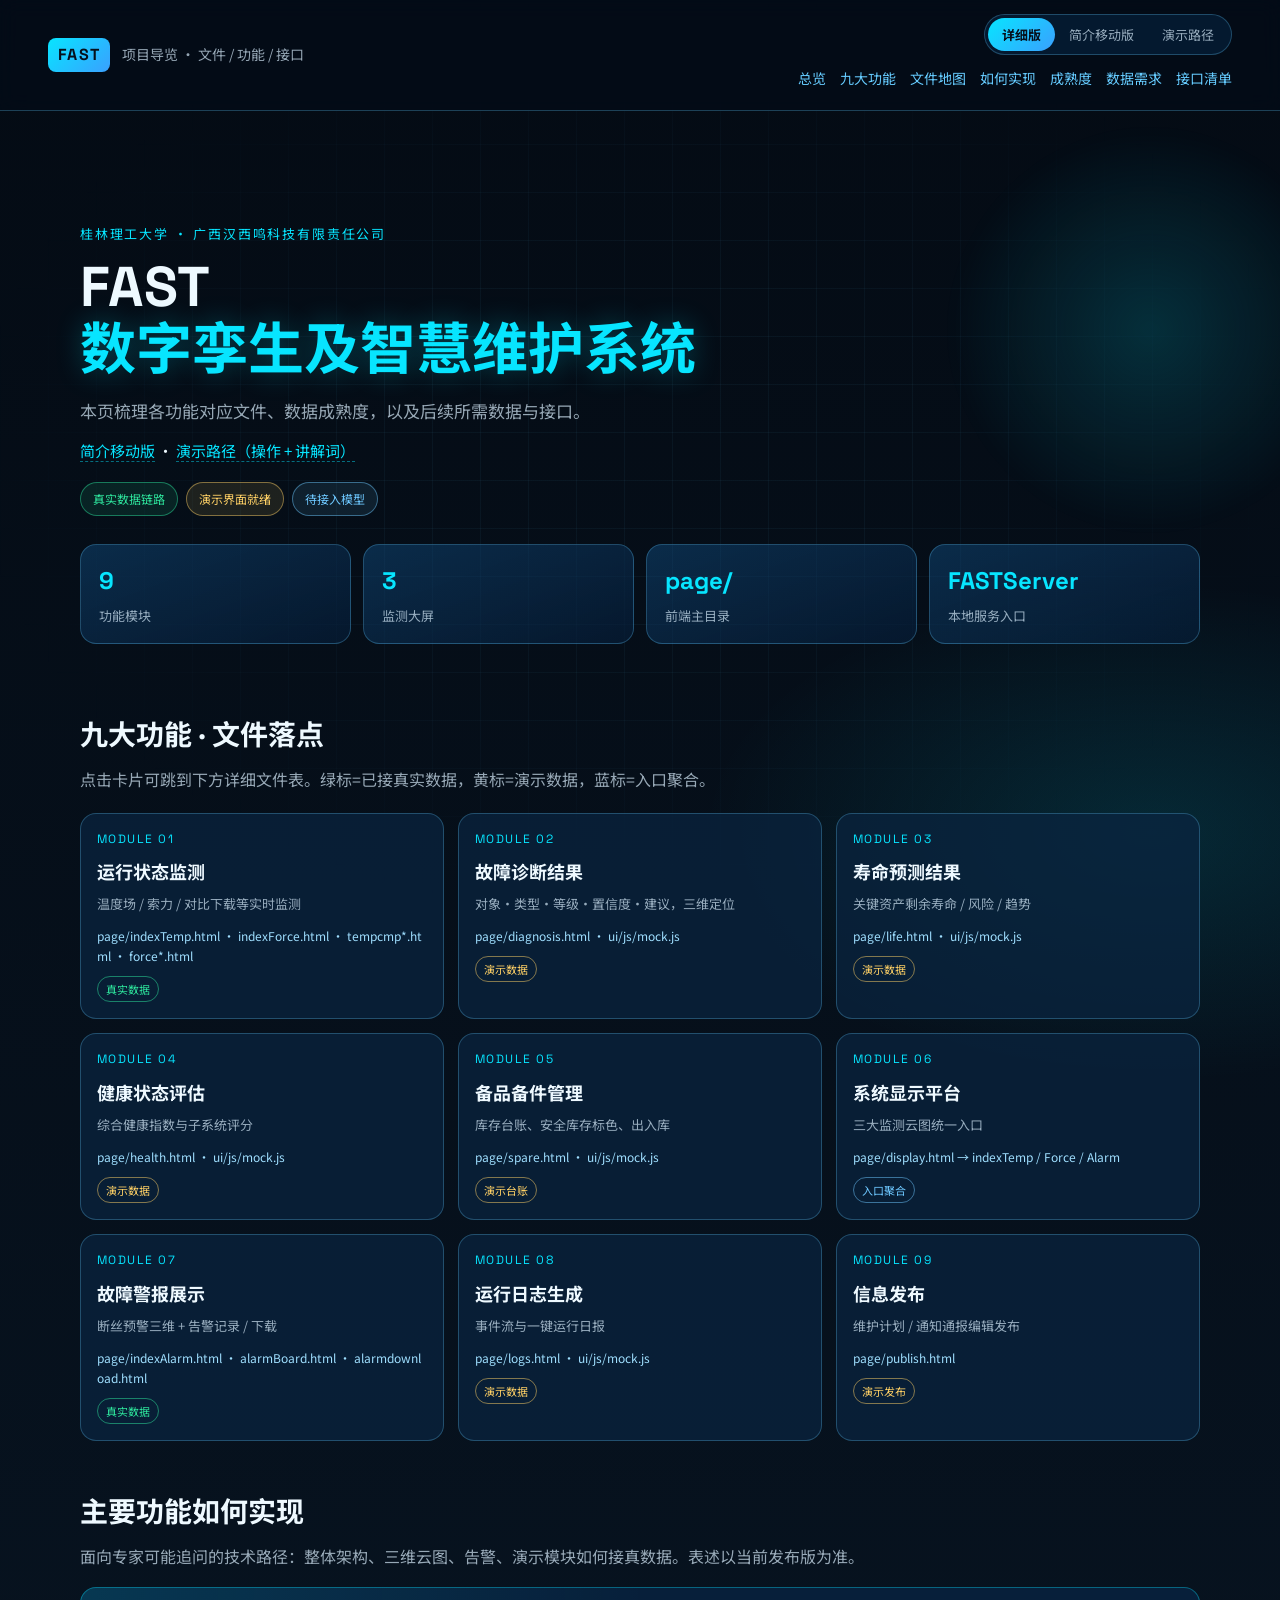
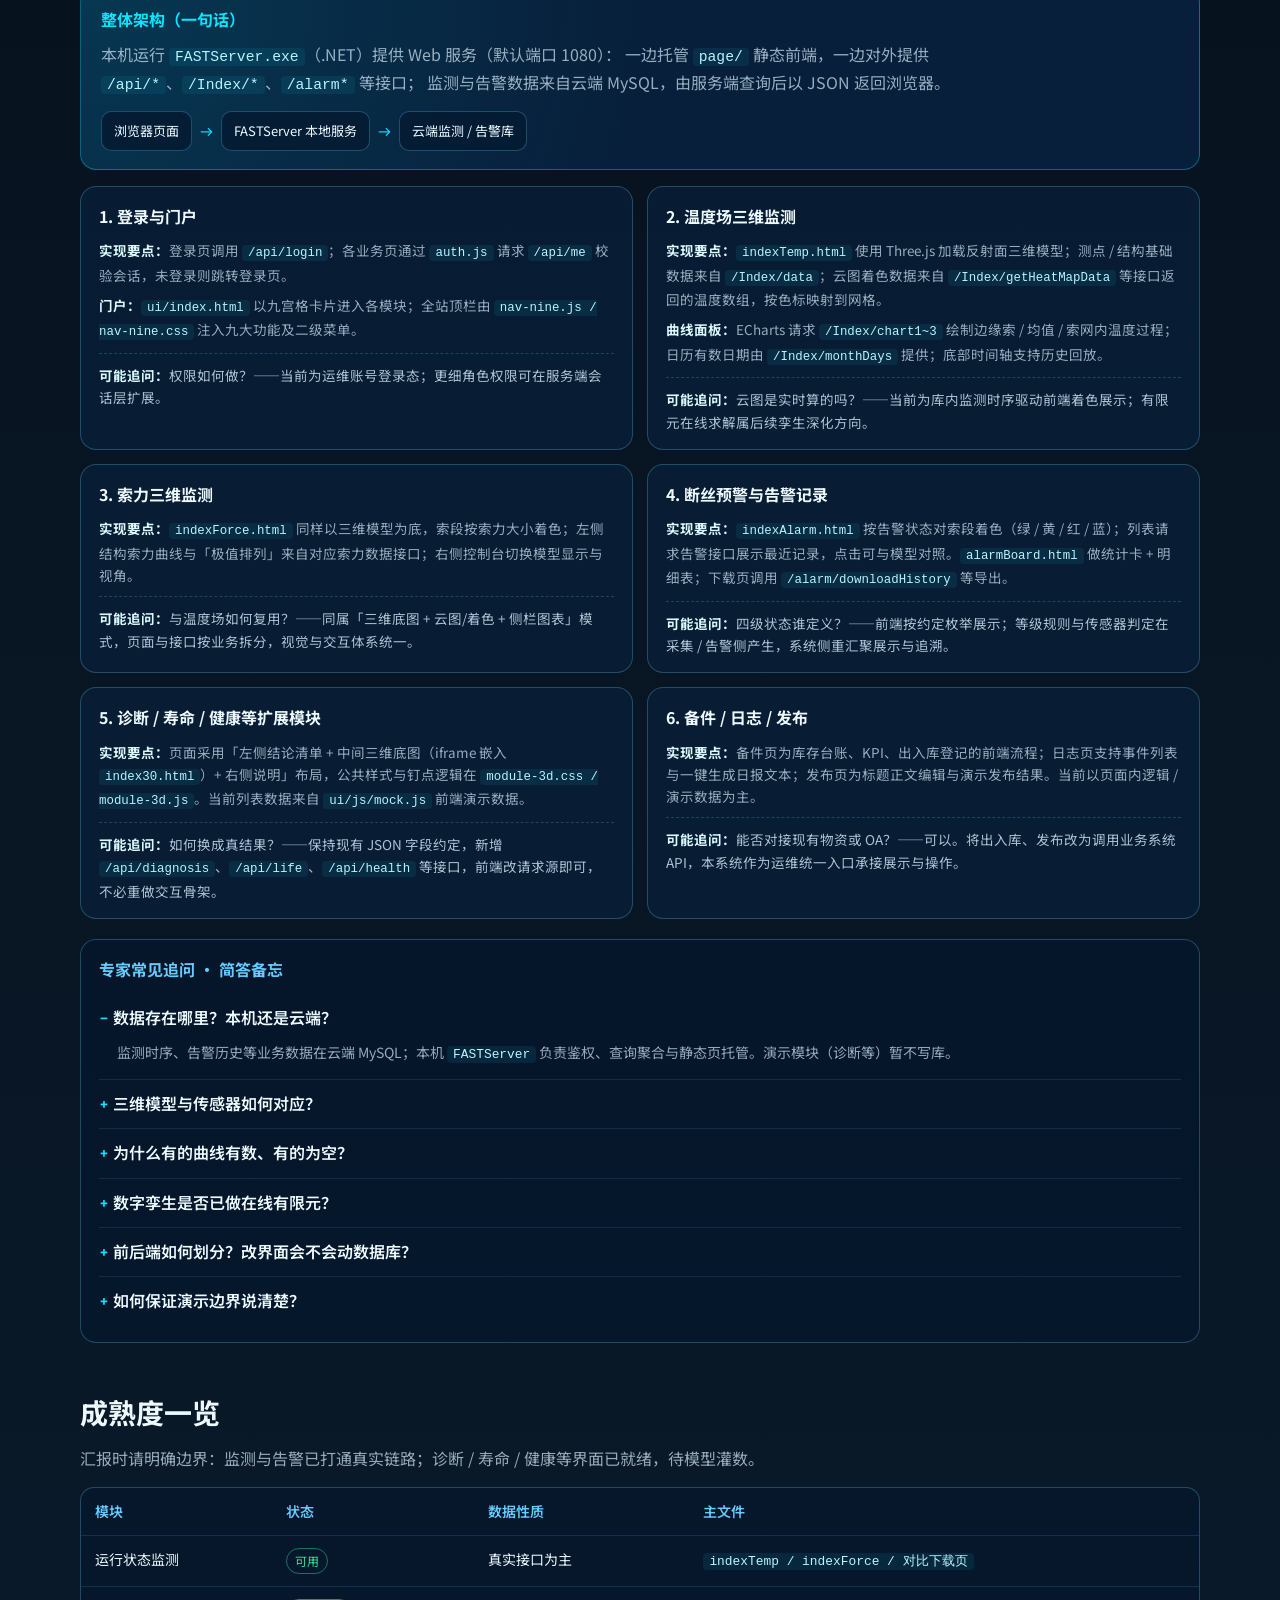
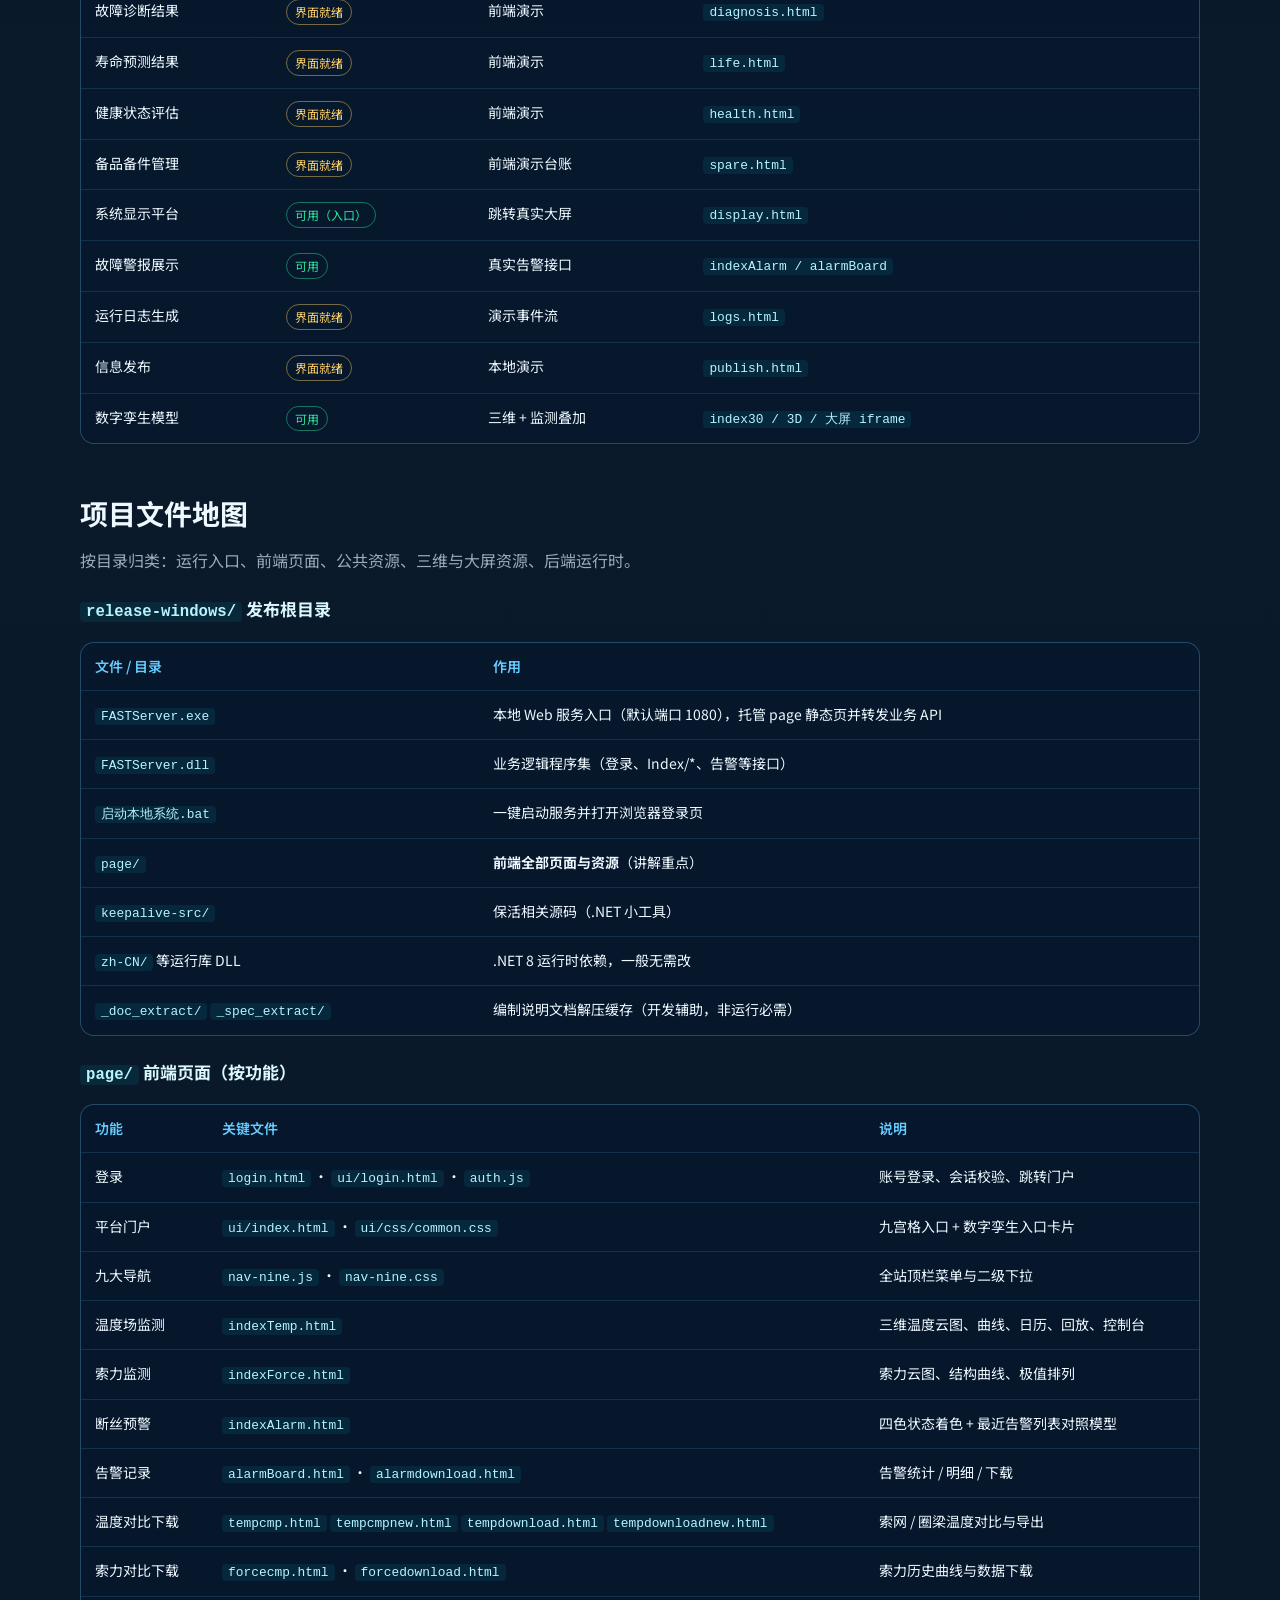
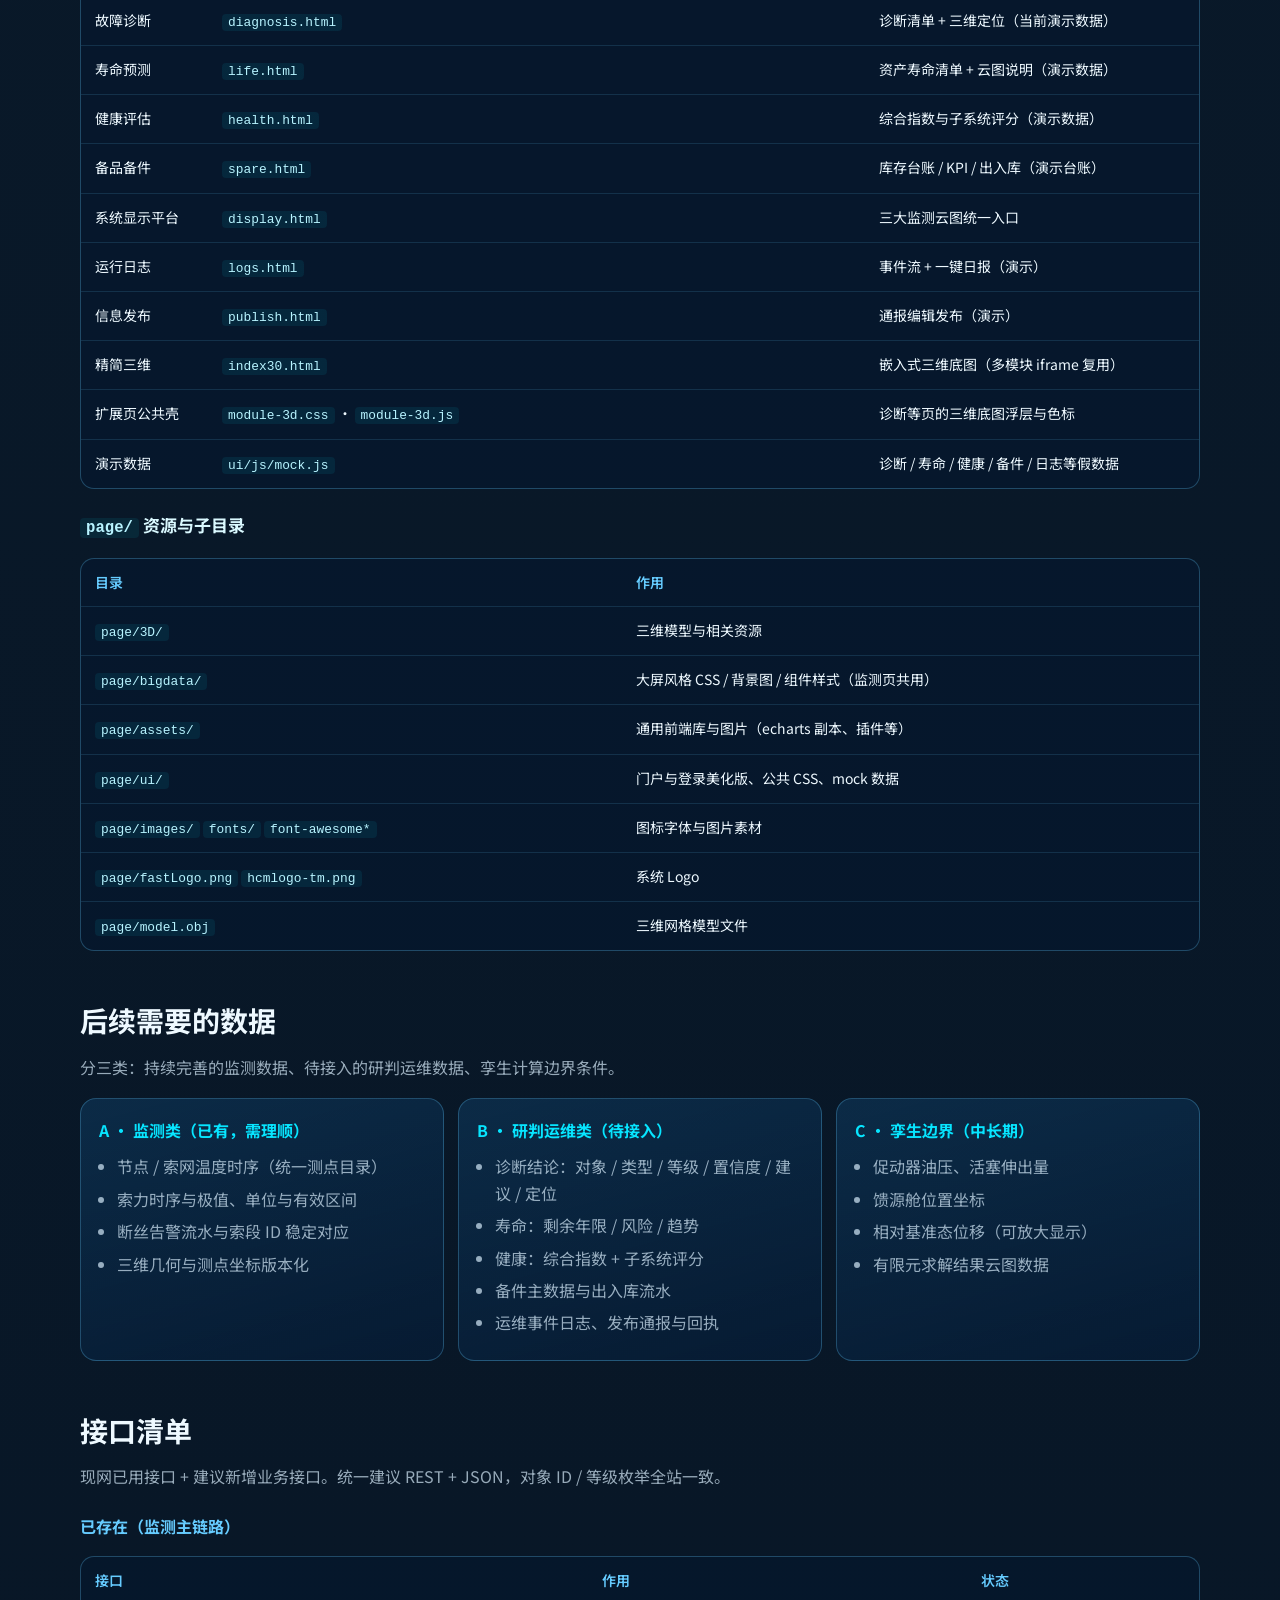
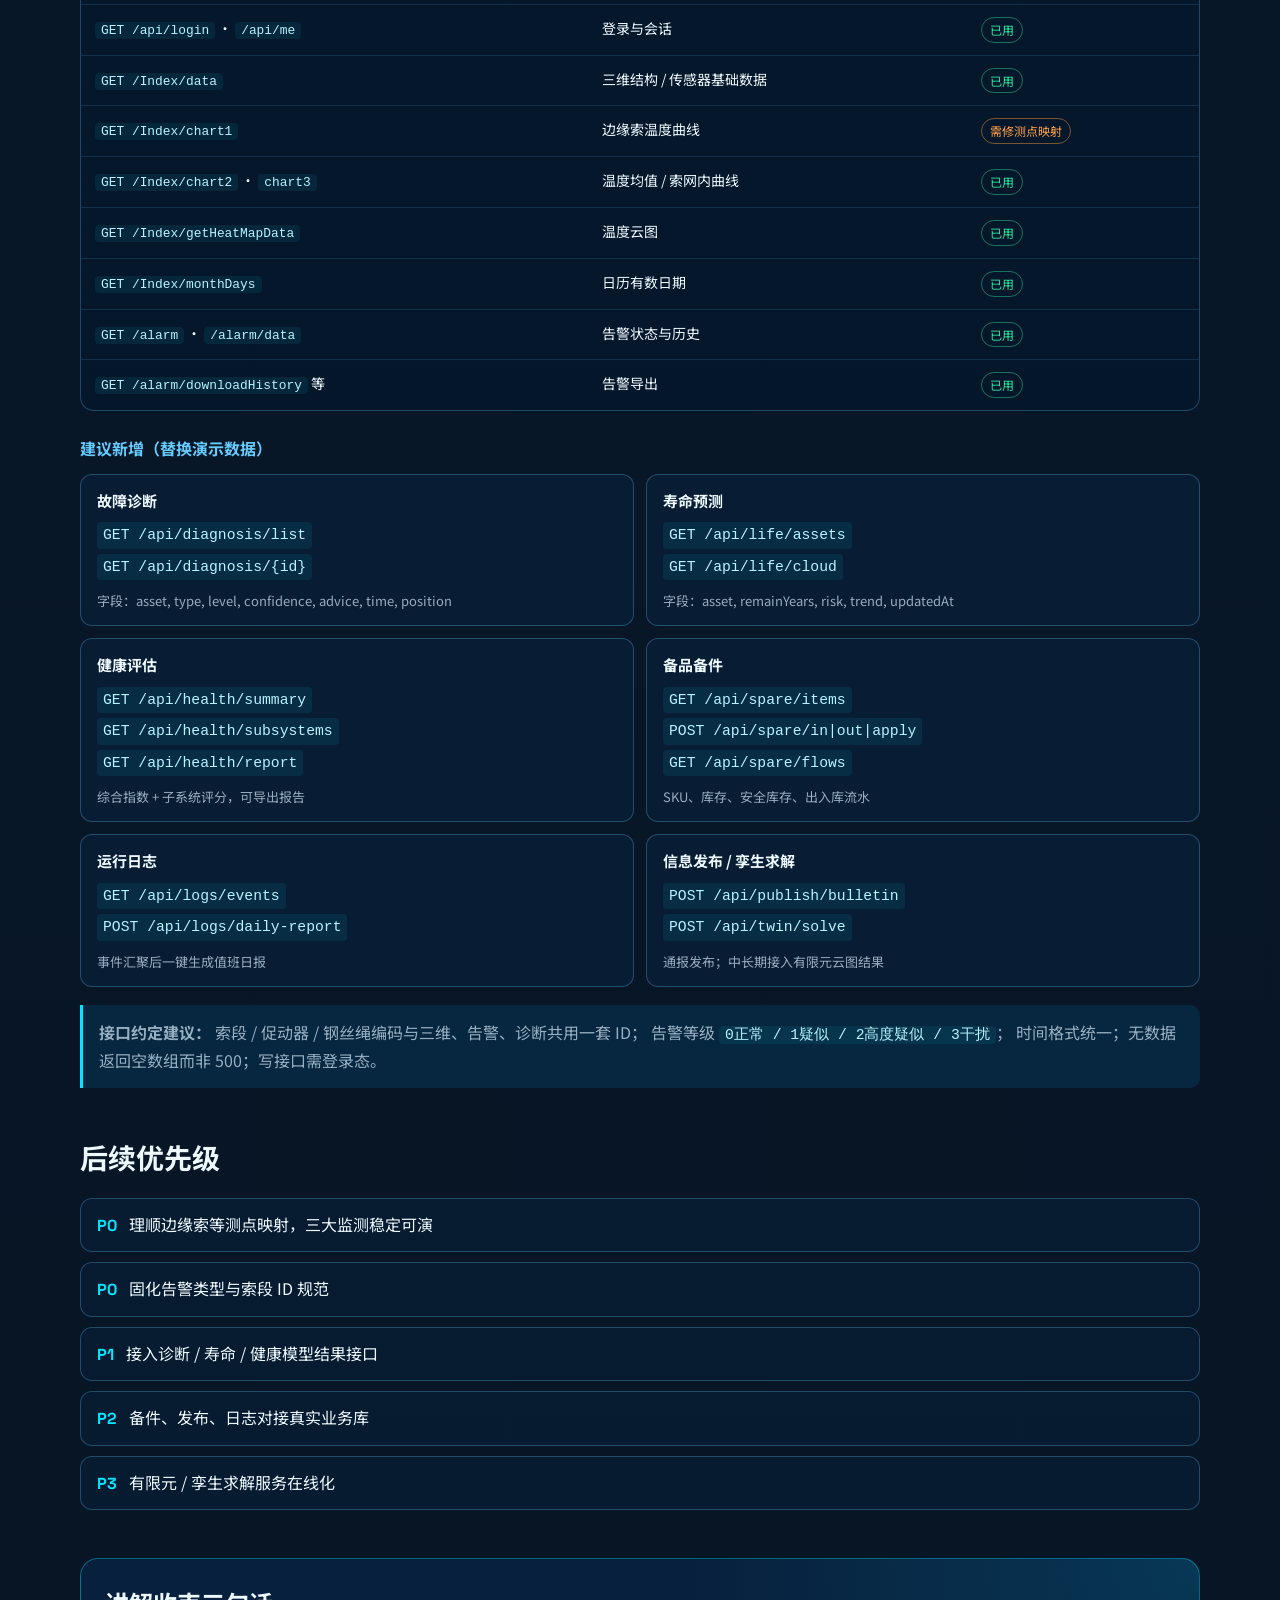
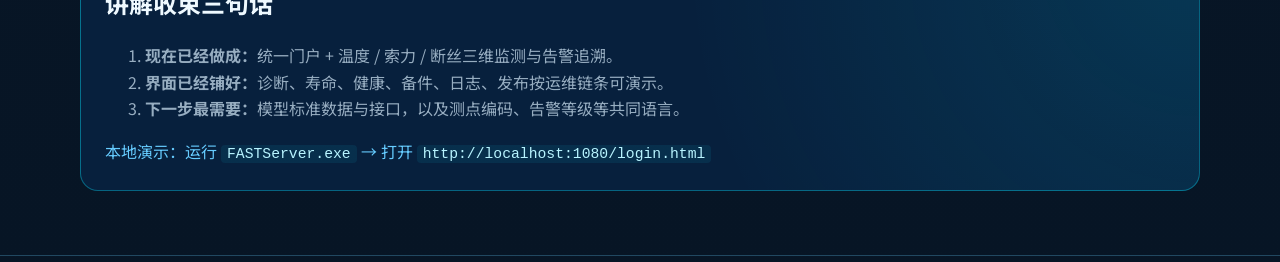
<file: index.html>
<!DOCTYPE html>
<html lang="zh-CN">
<head>
  <meta charset="UTF-8" />
  <meta name="viewport" content="width=device-width, initial-scale=1" />
  <title>FAST数字孪生及智慧维护系统 · 项目导览</title>
  <meta name="description" content="FAST系统文件功能对照、模块成熟度、后续数据与接口需求一览" />
  <link rel="preconnect" href="https://fonts.googleapis.com" />
  <link rel="preconnect" href="https://fonts.gstatic.com" crossorigin />
  <link href="https://fonts.googleapis.com/css2?family=Noto+Sans+SC:wght@400;500;700;900&family=Space+Grotesk:wght@500;700&display=swap" rel="stylesheet" />
  <link rel="stylesheet" href="styles.css" />
</head>
<body>
  <div class="bg-grid" aria-hidden="true"></div>
  <div class="bg-glow" aria-hidden="true"></div>

  <header class="top">
    <div class="brand">
      <span class="brand-mark">FAST</span>
      <span class="brand-text">项目导览 · 文件 / 功能 / 接口</span>
    </div>
    <div class="top-right">
      <div class="version-switch" role="navigation" aria-label="版本切换">
        <a class="vs-btn is-active" href="index.html">详细版</a>
        <a class="vs-btn" href="plain.html">简介移动版</a>
        <a class="vs-btn" href="demo.html">演示路径</a>
      </div>
      <nav class="top-nav">
        <a href="#overview">总览</a>
        <a href="#modules">九大功能</a>
        <a href="#files">文件地图</a>
        <a href="#how">如何实现</a>
        <a href="#maturity">成熟度</a>
        <a href="#data">数据需求</a>
        <a href="#api">接口清单</a>
      </nav>
    </div>
  </header>

  <main>
    <section class="hero" id="overview">
      <p class="eyebrow">桂林理工大学 · 广西汉西鸣科技有限责任公司</p>
      <h1>FAST<span>数字孪生及智慧维护系统</span></h1>
      <p class="lead">
        本页梳理各功能对应文件、数据成熟度，以及后续所需数据与接口。
      </p>
      <p class="to-detail"><a href="plain.html">简介移动版</a> · <a href="demo.html">演示路径（操作 + 讲解词）</a></p>
      <div class="hero-pills">
        <span class="pill real">真实数据链路</span>
        <span class="pill demo">演示界面就绪</span>
        <span class="pill todo">待接入模型</span>
      </div>
      <div class="stat-row">
        <div class="stat"><b>9</b><span>功能模块</span></div>
        <div class="stat"><b>3</b><span>监测大屏</span></div>
        <div class="stat"><b>page/</b><span>前端主目录</span></div>
        <div class="stat"><b>FASTServer</b><span>本地服务入口</span></div>
      </div>
    </section>

    <section id="modules">
      <div class="sec-head">
        <h2>九大功能 · 文件落点</h2>
        <p>点击卡片可跳到下方详细文件表。绿标=已接真实数据，黄标=演示数据，蓝标=入口聚合。</p>
      </div>
      <div class="module-grid" id="moduleGrid"></div>
    </section>

    <section id="how">
      <div class="sec-head">
        <h2>主要功能如何实现</h2>
        <p>面向专家可能追问的技术路径：整体架构、三维云图、告警、演示模块如何接真数据。表述以当前发布版为准。</p>
      </div>

      <div class="arch-box">
        <h3>整体架构（一句话）</h3>
        <p>
          本机运行 <code>FASTServer.exe</code>（.NET）提供 Web 服务（默认端口 1080）：
          一边托管 <code>page/</code> 静态前端，一边对外提供 <code>/api/*</code>、<code>/Index/*</code>、<code>/alarm*</code> 等接口；
          监测与告警数据来自云端 MySQL，由服务端查询后以 JSON 返回浏览器。
        </p>
        <div class="arch-flow">
          <span>浏览器页面</span>
          <span class="arrow">→</span>
          <span>FASTServer 本地服务</span>
          <span class="arrow">→</span>
          <span>云端监测 / 告警库</span>
        </div>
      </div>

      <div class="howto-grid">
        <article class="howto-card">
          <h3>1. 登录与门户</h3>
          <p><b>实现要点：</b>登录页调用 <code>/api/login</code>；各业务页通过 <code>auth.js</code> 请求 <code>/api/me</code> 校验会话，未登录则跳转登录页。</p>
          <p><b>门户：</b><code>ui/index.html</code> 以九宫格卡片进入各模块；全站顶栏由 <code>nav-nine.js / nav-nine.css</code> 注入九大功能及二级菜单。</p>
          <p class="q"><b>可能追问：</b>权限如何做？——当前为运维账号登录态；更细角色权限可在服务端会话层扩展。</p>
        </article>

        <article class="howto-card">
          <h3>2. 温度场三维监测</h3>
          <p><b>实现要点：</b><code>indexTemp.html</code> 使用 Three.js 加载反射面三维模型；测点 / 结构基础数据来自 <code>/Index/data</code>；云图着色数据来自 <code>/Index/getHeatMapData</code> 等接口返回的温度数组，按色标映射到网格。</p>
          <p><b>曲线面板：</b>ECharts 请求 <code>/Index/chart1~3</code> 绘制边缘索 / 均值 / 索网内温度过程；日历有数日期由 <code>/Index/monthDays</code> 提供；底部时间轴支持历史回放。</p>
          <p class="q"><b>可能追问：</b>云图是实时算的吗？——当前为库内监测时序驱动前端着色展示；有限元在线求解属后续孪生深化方向。</p>
        </article>

        <article class="howto-card">
          <h3>3. 索力三维监测</h3>
          <p><b>实现要点：</b><code>indexForce.html</code> 同样以三维模型为底，索段按索力大小着色；左侧结构索力曲线与「极值排列」来自对应索力数据接口；右侧控制台切换模型显示与视角。</p>
          <p class="q"><b>可能追问：</b>与温度场如何复用？——同属「三维底图 + 云图/着色 + 侧栏图表」模式，页面与接口按业务拆分，视觉与交互体系统一。</p>
        </article>

        <article class="howto-card">
          <h3>4. 断丝预警与告警记录</h3>
          <p><b>实现要点：</b><code>indexAlarm.html</code> 按告警状态对索段着色（绿 / 黄 / 红 / 蓝）；列表请求告警接口展示最近记录，点击可与模型对照。<code>alarmBoard.html</code> 做统计卡 + 明细表；下载页调用 <code>/alarm/downloadHistory</code> 等导出。</p>
          <p class="q"><b>可能追问：</b>四级状态谁定义？——前端按约定枚举展示；等级规则与传感器判定在采集 / 告警侧产生，系统侧重汇聚展示与追溯。</p>
        </article>

        <article class="howto-card">
          <h3>5. 诊断 / 寿命 / 健康等扩展模块</h3>
          <p><b>实现要点：</b>页面采用「左侧结论清单 + 中间三维底图（iframe 嵌入 <code>index30.html</code>）+ 右侧说明」布局，公共样式与钉点逻辑在 <code>module-3d.css / module-3d.js</code>。当前列表数据来自 <code>ui/js/mock.js</code> 前端演示数据。</p>
          <p class="q"><b>可能追问：</b>如何换成真结果？——保持现有 JSON 字段约定，新增 <code>/api/diagnosis</code>、<code>/api/life</code>、<code>/api/health</code> 等接口，前端改请求源即可，不必重做交互骨架。</p>
        </article>

        <article class="howto-card">
          <h3>6. 备件 / 日志 / 发布</h3>
          <p><b>实现要点：</b>备件页为库存台账、KPI、出入库登记的前端流程；日志页支持事件列表与一键生成日报文本；发布页为标题正文编辑与演示发布结果。当前以页面内逻辑 / 演示数据为主。</p>
          <p class="q"><b>可能追问：</b>能否对接现有物资或 OA？——可以。将出入库、发布改为调用业务系统 API，本系统作为运维统一入口承接展示与操作。</p>
        </article>
      </div>

      <div class="qa-block">
        <h3>专家常见追问 · 简答备忘</h3>
        <details open>
          <summary>数据存在哪里？本机还是云端？</summary>
          <p>监测时序、告警历史等业务数据在云端 MySQL；本机 <code>FASTServer</code> 负责鉴权、查询聚合与静态页托管。演示模块（诊断等）暂不写库。</p>
        </details>
        <details>
          <summary>三维模型与传感器如何对应？</summary>
          <p>通过测点 / 索段编码及坐标（或通道映射）与模型节点关联；基础清单由 <code>/Index/data</code> 等接口下发。编码不一致会导致局部曲线或着色为空，需统一测点目录。</p>
        </details>
        <details>
          <summary>为什么有的曲线有数、有的为空？</summary>
          <p>以边缘索温度曲线为例：接口可通，但测点在新旧传感器表映射不一致时，会返回空序列。属配置 / 映射问题，不是前端渲染失效。同页其它曲线有数可作对照。</p>
        </details>
        <details>
          <summary>数字孪生是否已做在线有限元？</summary>
          <p>当前重点是「监测数据三维可视化 + 运维功能承载」。编制说明中的油压、舱位等边界条件驱动有限元计算，属于后续对接计算服务的方向。</p>
        </details>
        <details>
          <summary>前后端如何划分？改界面会不会动数据库？</summary>
          <p>页面与样式在 <code>page/</code>；业务接口在 <code>FASTServer</code> 程序集。一般美化与布局只改前端静态文件；改测点映射或查询逻辑才涉及服务端 / 库表。</p>
        </details>
        <details>
          <summary>如何保证演示边界说清楚？</summary>
          <p>监测与告警：真实链路。诊断、寿命、健康、备件、日志、发布：界面与交互已就绪，数据为演示或待接业务。汇报时按成熟度表说明即可。</p>
        </details>
      </div>
    </section>

    <section id="maturity">
      <div class="sec-head">
        <h2>成熟度一览</h2>
        <p>汇报时请明确边界：监测与告警已打通真实链路；诊断 / 寿命 / 健康等界面已就绪，待模型灌数。</p>
      </div>
      <div class="table-wrap">
        <table>
          <thead>
            <tr><th>模块</th><th>状态</th><th>数据性质</th><th>主文件</th></tr>
          </thead>
          <tbody id="maturityBody"></tbody>
        </table>
      </div>
    </section>

    <section id="files">
      <div class="sec-head">
        <h2>项目文件地图</h2>
        <p>按目录归类：运行入口、前端页面、公共资源、三维与大屏资源、后端运行时。</p>
      </div>

      <div class="folder-block">
        <h3><code>release-windows/</code> 发布根目录</h3>
        <div class="file-table-wrap">
          <table class="file-table">
            <thead><tr><th>文件 / 目录</th><th>作用</th></tr></thead>
            <tbody>
              <tr><td><code>FASTServer.exe</code></td><td>本地 Web 服务入口（默认端口 1080），托管 page 静态页并转发业务 API</td></tr>
              <tr><td><code>FASTServer.dll</code></td><td>业务逻辑程序集（登录、Index/*、告警等接口）</td></tr>
              <tr><td><code>启动本地系统.bat</code></td><td>一键启动服务并打开浏览器登录页</td></tr>
              <tr><td><code>page/</code></td><td><strong>前端全部页面与资源</strong>（讲解重点）</td></tr>
              <tr><td><code>keepalive-src/</code></td><td>保活相关源码（.NET 小工具）</td></tr>
              <tr><td><code>zh-CN/</code> 等运行库 DLL</td><td>.NET 8 运行时依赖，一般无需改</td></tr>
              <tr><td><code>_doc_extract/</code> <code>_spec_extract/</code></td><td>编制说明文档解压缓存（开发辅助，非运行必需）</td></tr>
            </tbody>
          </table>
        </div>
      </div>

      <div class="folder-block">
        <h3><code>page/</code> 前端页面（按功能）</h3>
        <div class="file-table-wrap">
          <table class="file-table">
            <thead><tr><th>功能</th><th>关键文件</th><th>说明</th></tr></thead>
            <tbody>
              <tr><td>登录</td><td><code>login.html</code> · <code>ui/login.html</code> · <code>auth.js</code></td><td>账号登录、会话校验、跳转门户</td></tr>
              <tr><td>平台门户</td><td><code>ui/index.html</code> · <code>ui/css/common.css</code></td><td>九宫格入口 + 数字孪生入口卡片</td></tr>
              <tr><td>九大导航</td><td><code>nav-nine.js</code> · <code>nav-nine.css</code></td><td>全站顶栏菜单与二级下拉</td></tr>
              <tr><td>温度场监测</td><td><code>indexTemp.html</code></td><td>三维温度云图、曲线、日历、回放、控制台</td></tr>
              <tr><td>索力监测</td><td><code>indexForce.html</code></td><td>索力云图、结构曲线、极值排列</td></tr>
              <tr><td>断丝预警</td><td><code>indexAlarm.html</code></td><td>四色状态着色 + 最近告警列表对照模型</td></tr>
              <tr><td>告警记录</td><td><code>alarmBoard.html</code> · <code>alarmdownload.html</code></td><td>告警统计 / 明细 / 下载</td></tr>
              <tr><td>温度对比下载</td><td><code>tempcmp.html</code> <code>tempcmpnew.html</code> <code>tempdownload.html</code> <code>tempdownloadnew.html</code></td><td>索网 / 圈梁温度对比与导出</td></tr>
              <tr><td>索力对比下载</td><td><code>forcecmp.html</code> · <code>forcedownload.html</code></td><td>索力历史曲线与数据下载</td></tr>
              <tr><td>故障诊断</td><td><code>diagnosis.html</code></td><td>诊断清单 + 三维定位（当前演示数据）</td></tr>
              <tr><td>寿命预测</td><td><code>life.html</code></td><td>资产寿命清单 + 云图说明（演示数据）</td></tr>
              <tr><td>健康评估</td><td><code>health.html</code></td><td>综合指数与子系统评分（演示数据）</td></tr>
              <tr><td>备品备件</td><td><code>spare.html</code></td><td>库存台账 / KPI / 出入库（演示台账）</td></tr>
              <tr><td>系统显示平台</td><td><code>display.html</code></td><td>三大监测云图统一入口</td></tr>
              <tr><td>运行日志</td><td><code>logs.html</code></td><td>事件流 + 一键日报（演示）</td></tr>
              <tr><td>信息发布</td><td><code>publish.html</code></td><td>通报编辑发布（演示）</td></tr>
              <tr><td>精简三维</td><td><code>index30.html</code></td><td>嵌入式三维底图（多模块 iframe 复用）</td></tr>
              <tr><td>扩展页公共壳</td><td><code>module-3d.css</code> · <code>module-3d.js</code></td><td>诊断等页的三维底图浮层与色标</td></tr>
              <tr><td>演示数据</td><td><code>ui/js/mock.js</code></td><td>诊断 / 寿命 / 健康 / 备件 / 日志等假数据</td></tr>
            </tbody>
          </table>
        </div>
      </div>

      <div class="folder-block">
        <h3><code>page/</code> 资源与子目录</h3>
        <div class="file-table-wrap">
          <table class="file-table">
            <thead><tr><th>目录</th><th>作用</th></tr></thead>
            <tbody>
              <tr><td><code>page/3D/</code></td><td>三维模型与相关资源</td></tr>
              <tr><td><code>page/bigdata/</code></td><td>大屏风格 CSS / 背景图 / 组件样式（监测页共用）</td></tr>
              <tr><td><code>page/assets/</code></td><td>通用前端库与图片（echarts 副本、插件等）</td></tr>
              <tr><td><code>page/ui/</code></td><td>门户与登录美化版、公共 CSS、mock 数据</td></tr>
              <tr><td><code>page/images/</code> <code>fonts/</code> <code>font-awesome*</code></td><td>图标字体与图片素材</td></tr>
              <tr><td><code>page/fastLogo.png</code> <code>hcmlogo-tm.png</code></td><td>系统 Logo</td></tr>
              <tr><td><code>page/model.obj</code></td><td>三维网格模型文件</td></tr>
            </tbody>
          </table>
        </div>
      </div>
    </section>

    <section id="data">
      <div class="sec-head">
        <h2>后续需要的数据</h2>
        <p>分三类：持续完善的监测数据、待接入的研判运维数据、孪生计算边界条件。</p>
      </div>
      <div class="triple">
        <article class="card">
          <h3>A · 监测类（已有，需理顺）</h3>
          <ul>
            <li>节点 / 索网温度时序（统一测点目录）</li>
            <li>索力时序与极值、单位与有效区间</li>
            <li>断丝告警流水与索段 ID 稳定对应</li>
            <li>三维几何与测点坐标版本化</li>
          </ul>
        </article>
        <article class="card">
          <h3>B · 研判运维类（待接入）</h3>
          <ul>
            <li>诊断结论：对象 / 类型 / 等级 / 置信度 / 建议 / 定位</li>
            <li>寿命：剩余年限 / 风险 / 趋势</li>
            <li>健康：综合指数 + 子系统评分</li>
            <li>备件主数据与出入库流水</li>
            <li>运维事件日志、发布通报与回执</li>
          </ul>
        </article>
        <article class="card">
          <h3>C · 孪生边界（中长期）</h3>
          <ul>
            <li>促动器油压、活塞伸出量</li>
            <li>馈源舱位置坐标</li>
            <li>相对基准态位移（可放大显示）</li>
            <li>有限元求解结果云图数据</li>
          </ul>
        </article>
      </div>
    </section>

    <section id="api">
      <div class="sec-head">
        <h2>接口清单</h2>
        <p>现网已用接口 + 建议新增业务接口。统一建议 REST + JSON，对象 ID / 等级枚举全站一致。</p>
      </div>

      <h3 class="sub">已存在（监测主链路）</h3>
      <div class="table-wrap">
        <table>
          <thead><tr><th>接口</th><th>作用</th><th>状态</th></tr></thead>
          <tbody>
            <tr><td><code>GET /api/login</code> · <code>/api/me</code></td><td>登录与会话</td><td><span class="tag real">已用</span></td></tr>
            <tr><td><code>GET /Index/data</code></td><td>三维结构 / 传感器基础数据</td><td><span class="tag real">已用</span></td></tr>
            <tr><td><code>GET /Index/chart1</code></td><td>边缘索温度曲线</td><td><span class="tag warn">需修测点映射</span></td></tr>
            <tr><td><code>GET /Index/chart2</code> · <code>chart3</code></td><td>温度均值 / 索网内曲线</td><td><span class="tag real">已用</span></td></tr>
            <tr><td><code>GET /Index/getHeatMapData</code></td><td>温度云图</td><td><span class="tag real">已用</span></td></tr>
            <tr><td><code>GET /Index/monthDays</code></td><td>日历有数日期</td><td><span class="tag real">已用</span></td></tr>
            <tr><td><code>GET /alarm</code> · <code>/alarm/data</code></td><td>告警状态与历史</td><td><span class="tag real">已用</span></td></tr>
            <tr><td><code>GET /alarm/downloadHistory</code> 等</td><td>告警导出</td><td><span class="tag real">已用</span></td></tr>
          </tbody>
        </table>
      </div>

      <h3 class="sub">建议新增（替换演示数据）</h3>
      <div class="api-grid" id="apiGrid"></div>

      <div class="callout">
        <strong>接口约定建议：</strong>
        索段 / 促动器 / 钢丝绳编码与三维、告警、诊断共用一套 ID；
        告警等级 <code>0正常 / 1疑似 / 2高度疑似 / 3干扰</code>；
        时间格式统一；无数据返回空数组而非 500；写接口需登录态。
      </div>
    </section>

    <section id="priority">
      <div class="sec-head">
        <h2>后续优先级</h2>
      </div>
      <ol class="prio">
        <li><b>P0</b> 理顺边缘索等测点映射，三大监测稳定可演</li>
        <li><b>P0</b> 固化告警类型与索段 ID 规范</li>
        <li><b>P1</b> 接入诊断 / 寿命 / 健康模型结果接口</li>
        <li><b>P2</b> 备件、发布、日志对接真实业务库</li>
        <li><b>P3</b> 有限元 / 孪生求解服务在线化</li>
      </ol>
    </section>

    <section class="closing">
      <h2>讲解收束三句话</h2>
      <ol>
        <li><b>现在已经做成：</b>统一门户 + 温度 / 索力 / 断丝三维监测与告警追溯。</li>
        <li><b>界面已经铺好：</b>诊断、寿命、健康、备件、日志、发布按运维链条可演示。</li>
        <li><b>下一步最需要：</b>模型标准数据与接口，以及测点编码、告警等级等共同语言。</li>
      </ol>
      <p class="foot-note">本地演示：运行 <code>FASTServer.exe</code> → 打开 <code>http://localhost:1080/login.html</code></p>
    </section>
  </main>

  <footer class="site-foot">
    <span>FAST数字孪生及智慧维护系统 · 详细版</span>
    <span>
      <a href="plain.html">简介移动版</a>
      ·
      <a href="demo.html">演示路径</a>
    </span>
  </footer>

  <script src="app.js"></script>
</body>
</html>
</file>
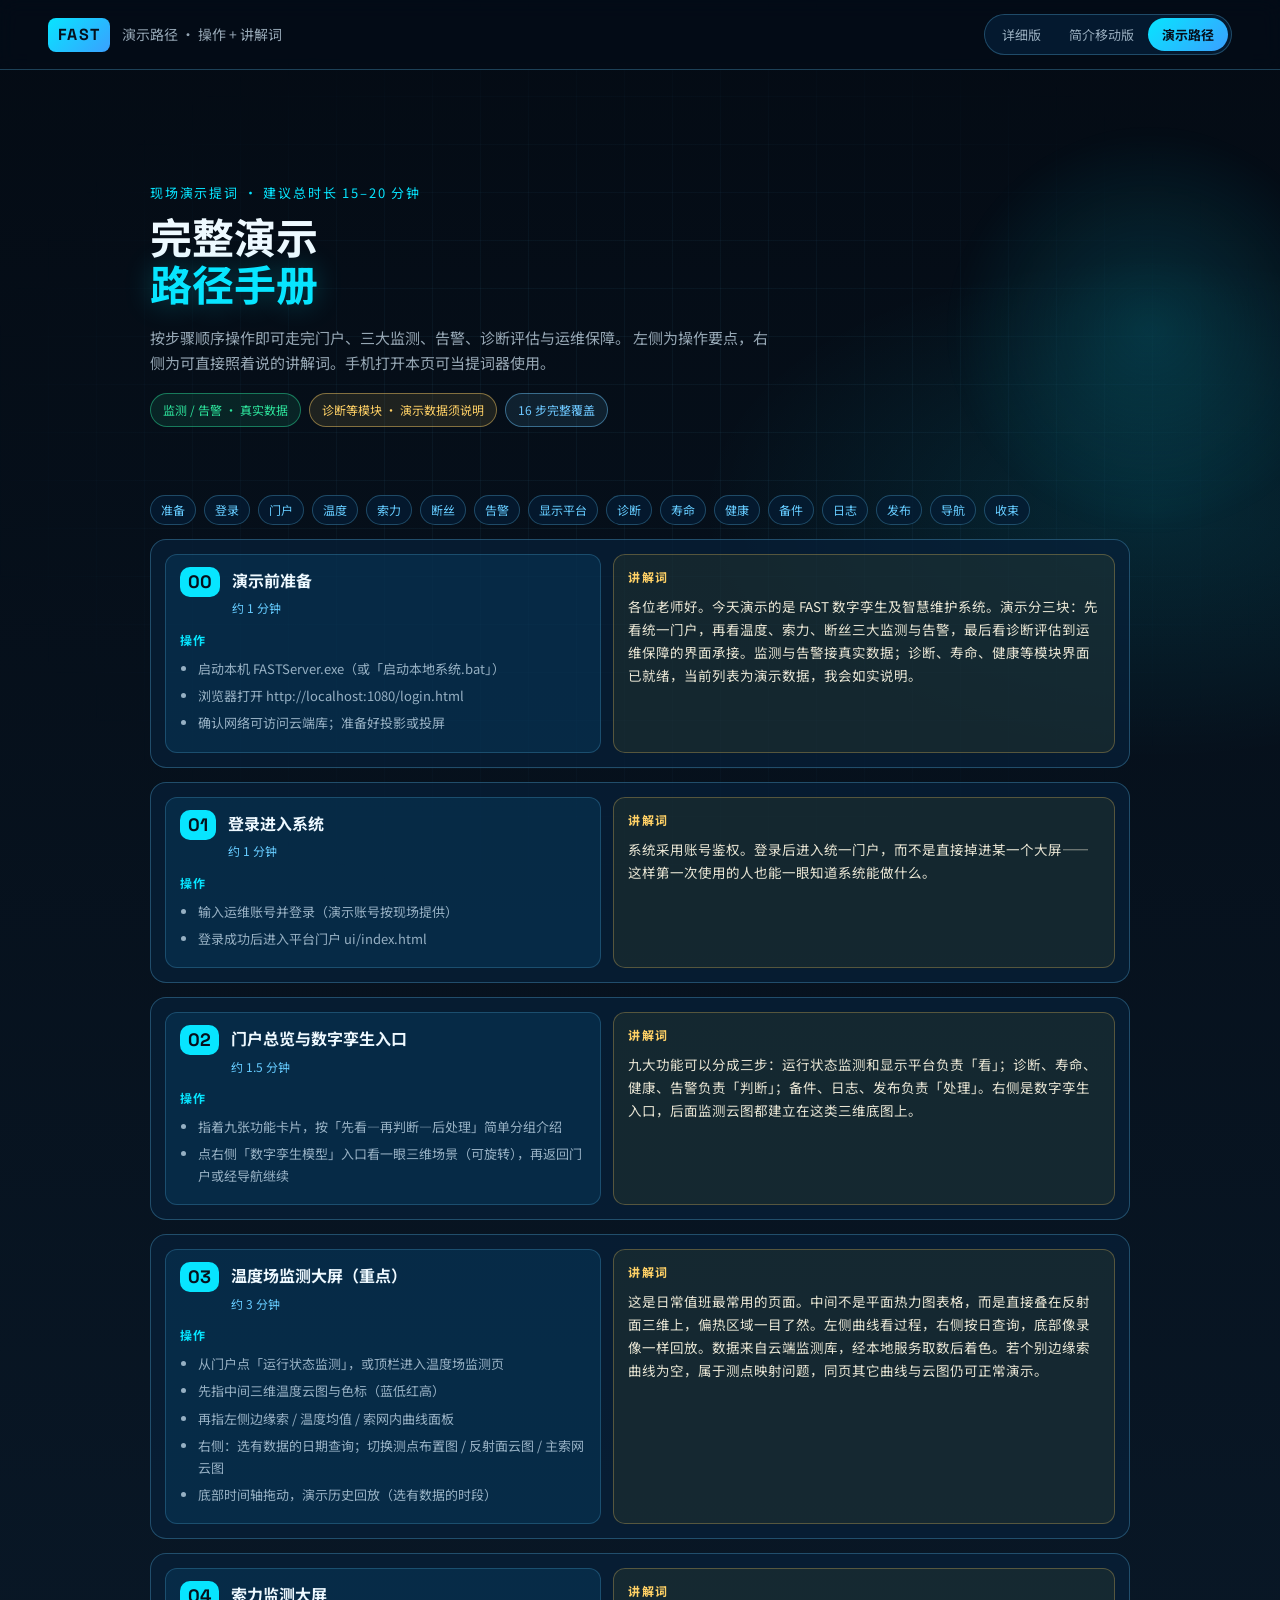
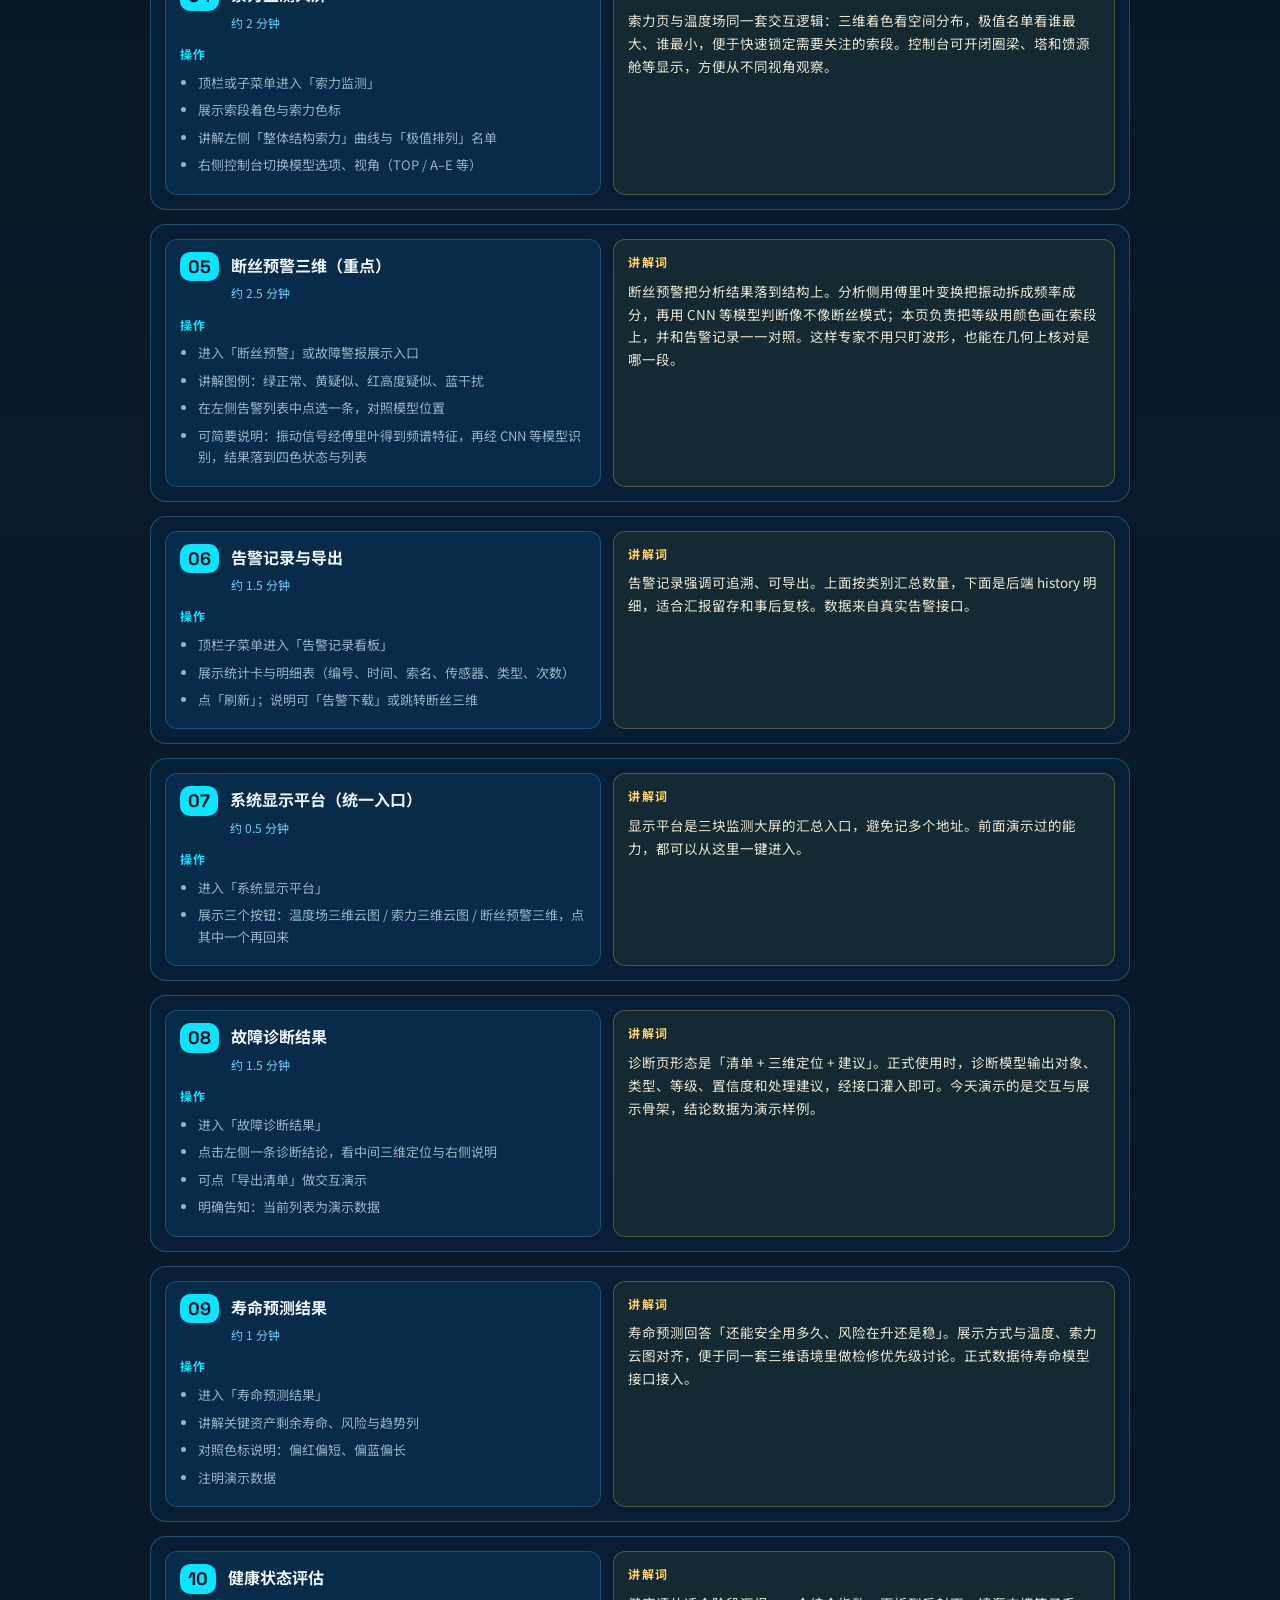
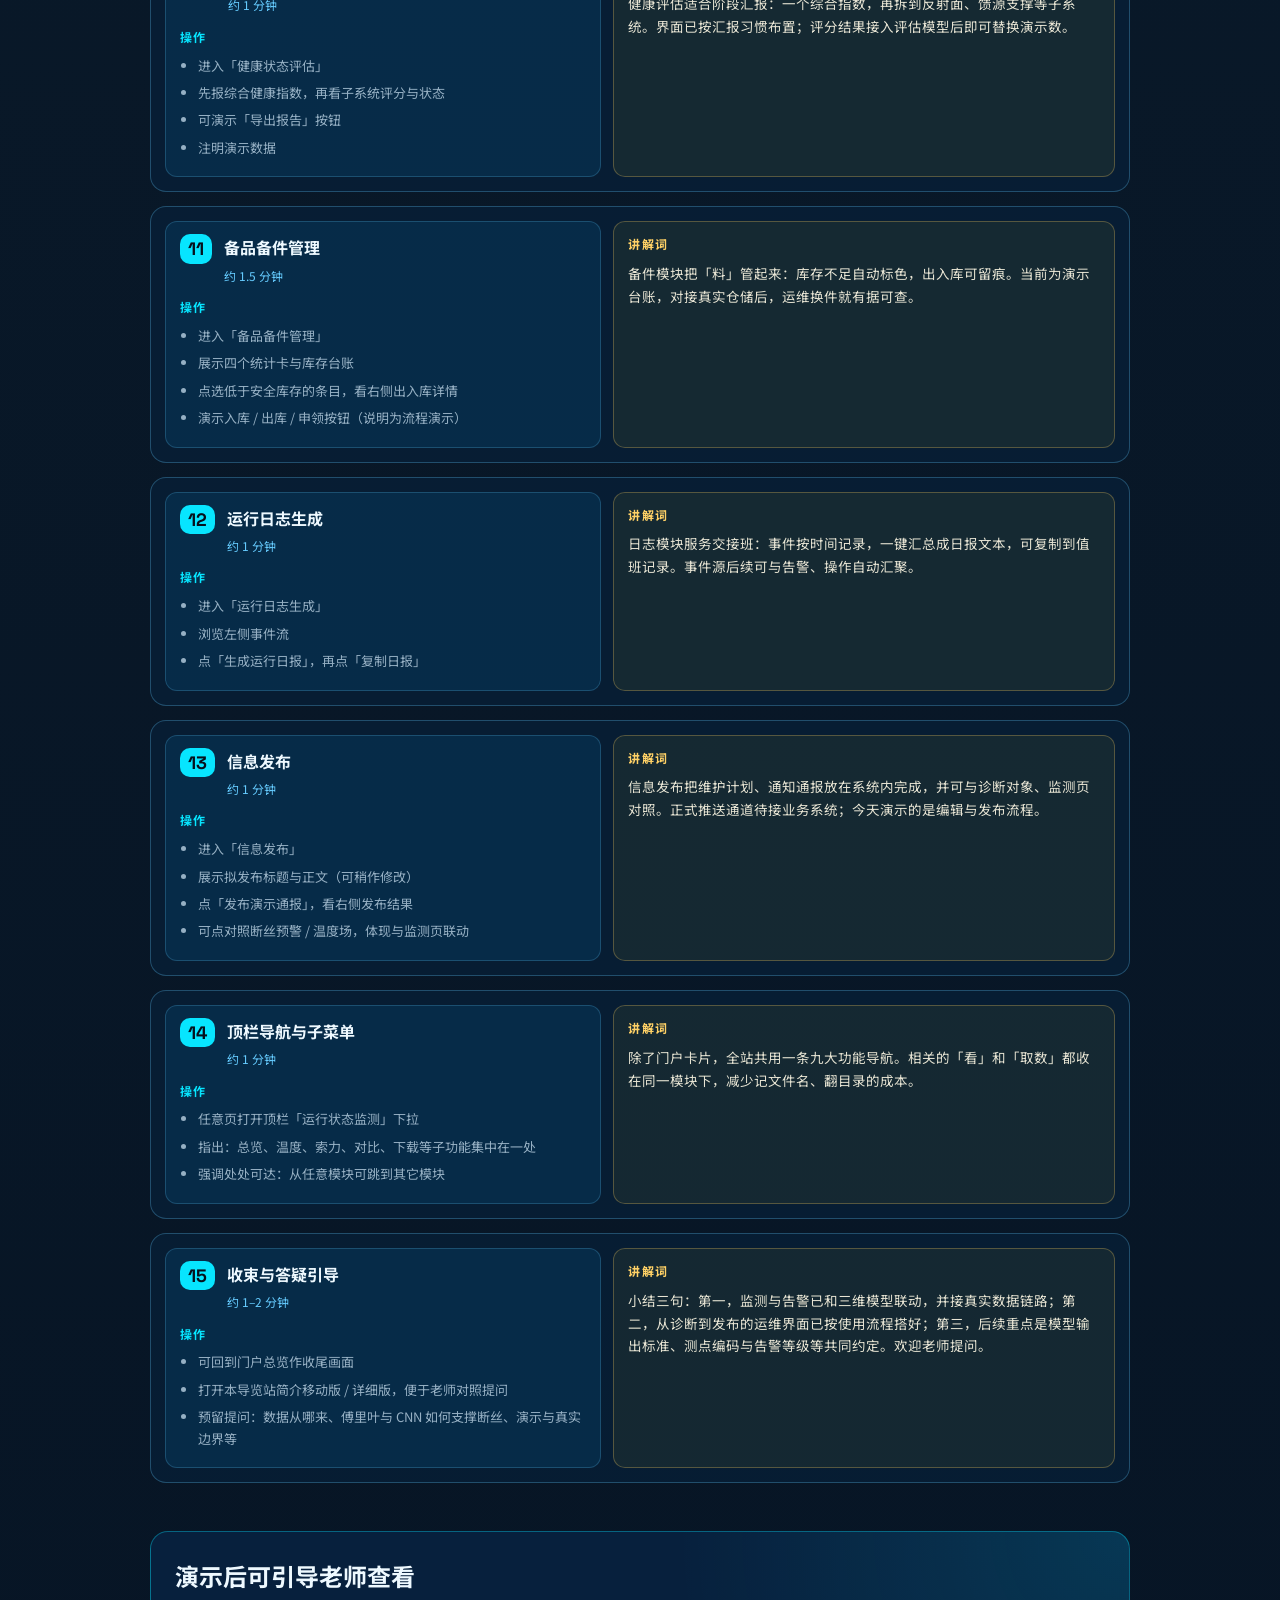
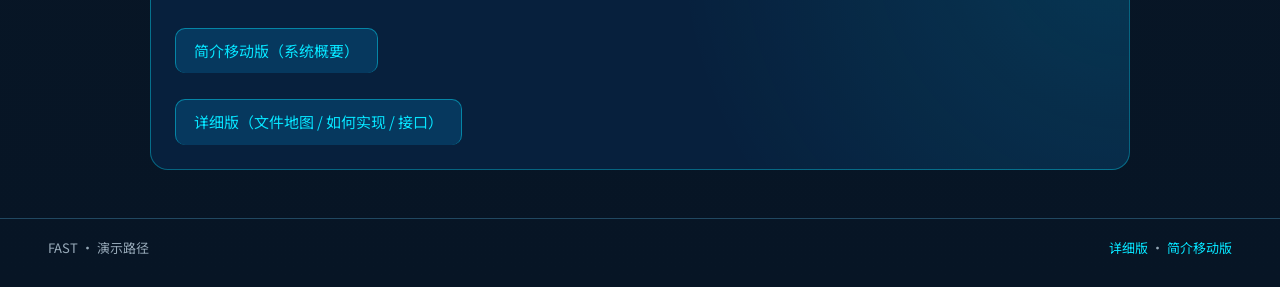
<file: demo.html>
<!DOCTYPE html>
<html lang="zh-CN">
<head>
  <meta charset="UTF-8" />
  <meta name="viewport" content="width=device-width, initial-scale=1" />
  <title>FAST系统 · 演示路径</title>
  <meta name="description" content="系统完整演示路径：每步操作与讲解词" />
  <link rel="preconnect" href="https://fonts.googleapis.com" />
  <link rel="preconnect" href="https://fonts.gstatic.com" crossorigin />
  <link href="https://fonts.googleapis.com/css2?family=Noto+Sans+SC:wght@400;500;700;900&family=Space+Grotesk:wght@500;700&display=swap" rel="stylesheet" />
  <link rel="stylesheet" href="styles.css" />
</head>
<body class="plain-page demo-page">
  <div class="bg-grid" aria-hidden="true"></div>
  <div class="bg-glow" aria-hidden="true"></div>

  <header class="top">
    <div class="brand">
      <span class="brand-mark">FAST</span>
      <span class="brand-text">演示路径 · 操作 + 讲解词</span>
    </div>
    <div class="version-switch" role="navigation" aria-label="版本切换">
      <a class="vs-btn" href="index.html">详细版</a>
      <a class="vs-btn" href="plain.html">简介移动版</a>
      <a class="vs-btn is-active" href="demo.html">演示路径</a>
    </div>
  </header>

  <main>
    <section class="hero">
      <p class="eyebrow">现场演示提词 · 建议总时长 15–20 分钟</p>
      <h1>完整演示<span>路径手册</span></h1>
      <p class="lead">
        按步骤顺序操作即可走完门户、三大监测、告警、诊断评估与运维保障。
        左侧为操作要点，右侧为可直接照着说的讲解词。手机打开本页可当提词器使用。
      </p>
      <div class="hero-pills">
        <span class="pill real">监测 / 告警 · 真实数据</span>
        <span class="pill demo">诊断等模块 · 演示数据须说明</span>
        <span class="pill todo">16 步完整覆盖</span>
      </div>
    </section>

    <section id="demo-path">
      <div class="demo-toc">
        <a href="#demo-step-00">准备</a>
        <a href="#demo-step-01">登录</a>
        <a href="#demo-step-02">门户</a>
        <a href="#demo-step-03">温度</a>
        <a href="#demo-step-04">索力</a>
        <a href="#demo-step-05">断丝</a>
        <a href="#demo-step-06">告警</a>
        <a href="#demo-step-07">显示平台</a>
        <a href="#demo-step-08">诊断</a>
        <a href="#demo-step-09">寿命</a>
        <a href="#demo-step-10">健康</a>
        <a href="#demo-step-11">备件</a>
        <a href="#demo-step-12">日志</a>
        <a href="#demo-step-13">发布</a>
        <a href="#demo-step-14">导航</a>
        <a href="#demo-step-15">收束</a>
      </div>
      <div id="demoPath"></div>
    </section>

    <section class="closing">
      <h2>演示后可引导老师查看</h2>
      <p class="to-detail"><a class="big-link" href="plain.html">简介移动版（系统概要）</a></p>
      <p class="to-detail"><a class="big-link" href="index.html">详细版（文件地图 / 如何实现 / 接口）</a></p>
    </section>
  </main>

  <footer class="site-foot">
    <span>FAST · 演示路径</span>
    <span>
      <a href="index.html">详细版</a>
      ·
      <a href="plain.html">简介移动版</a>
    </span>
  </footer>
  <script src="demo-path.js"></script>
</body>
</html>
</file>
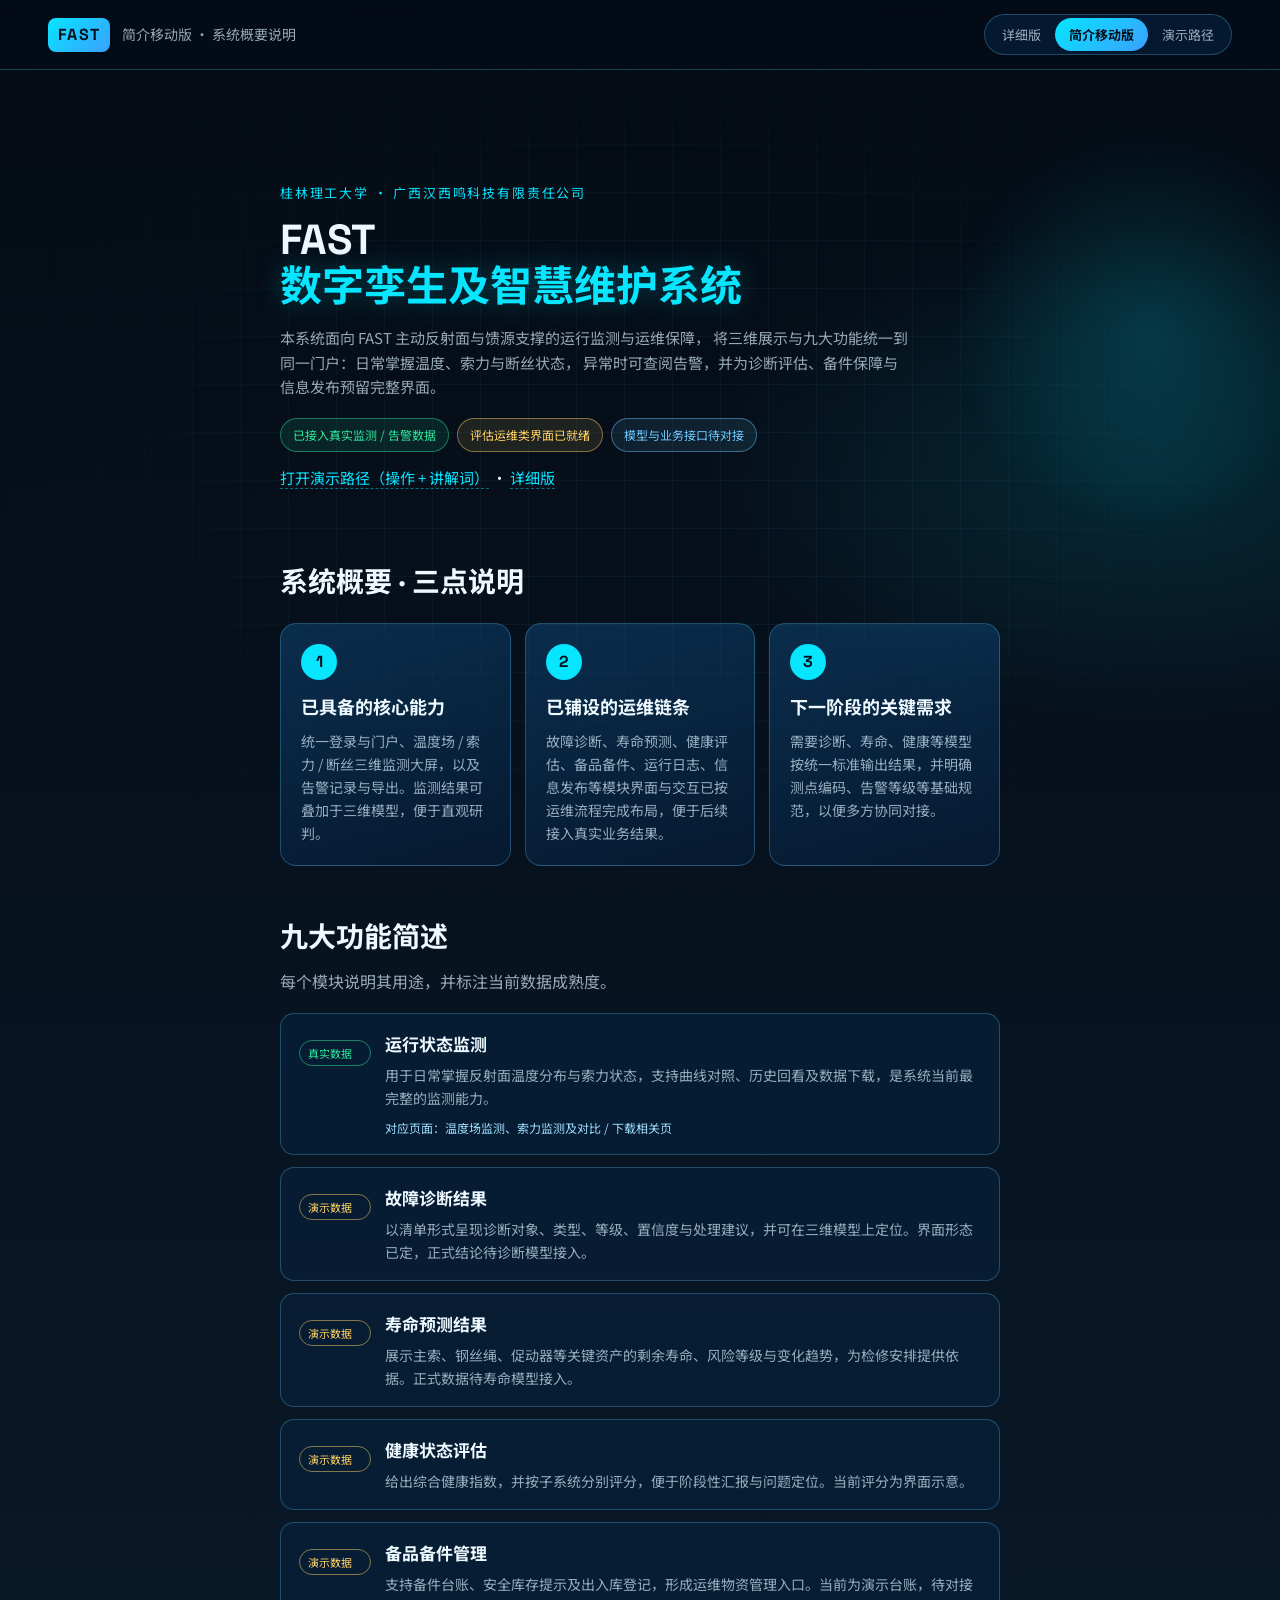
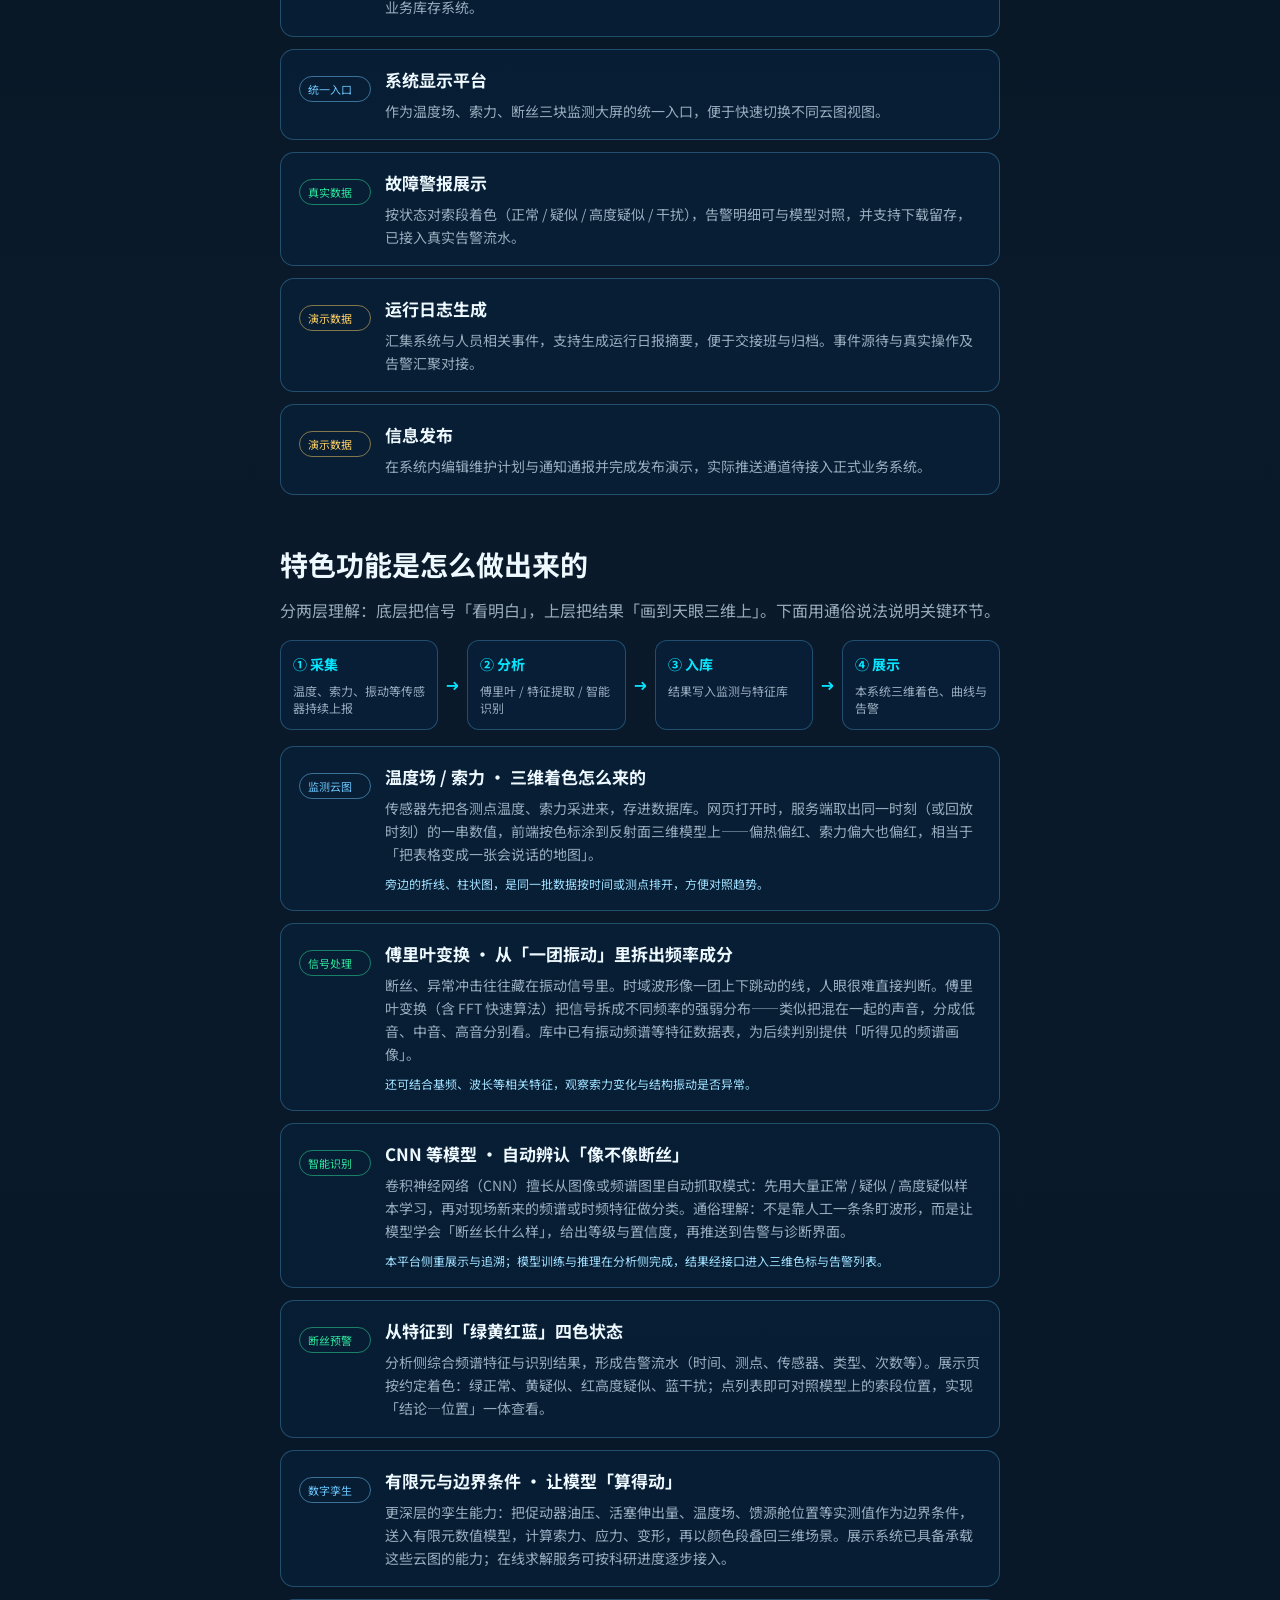
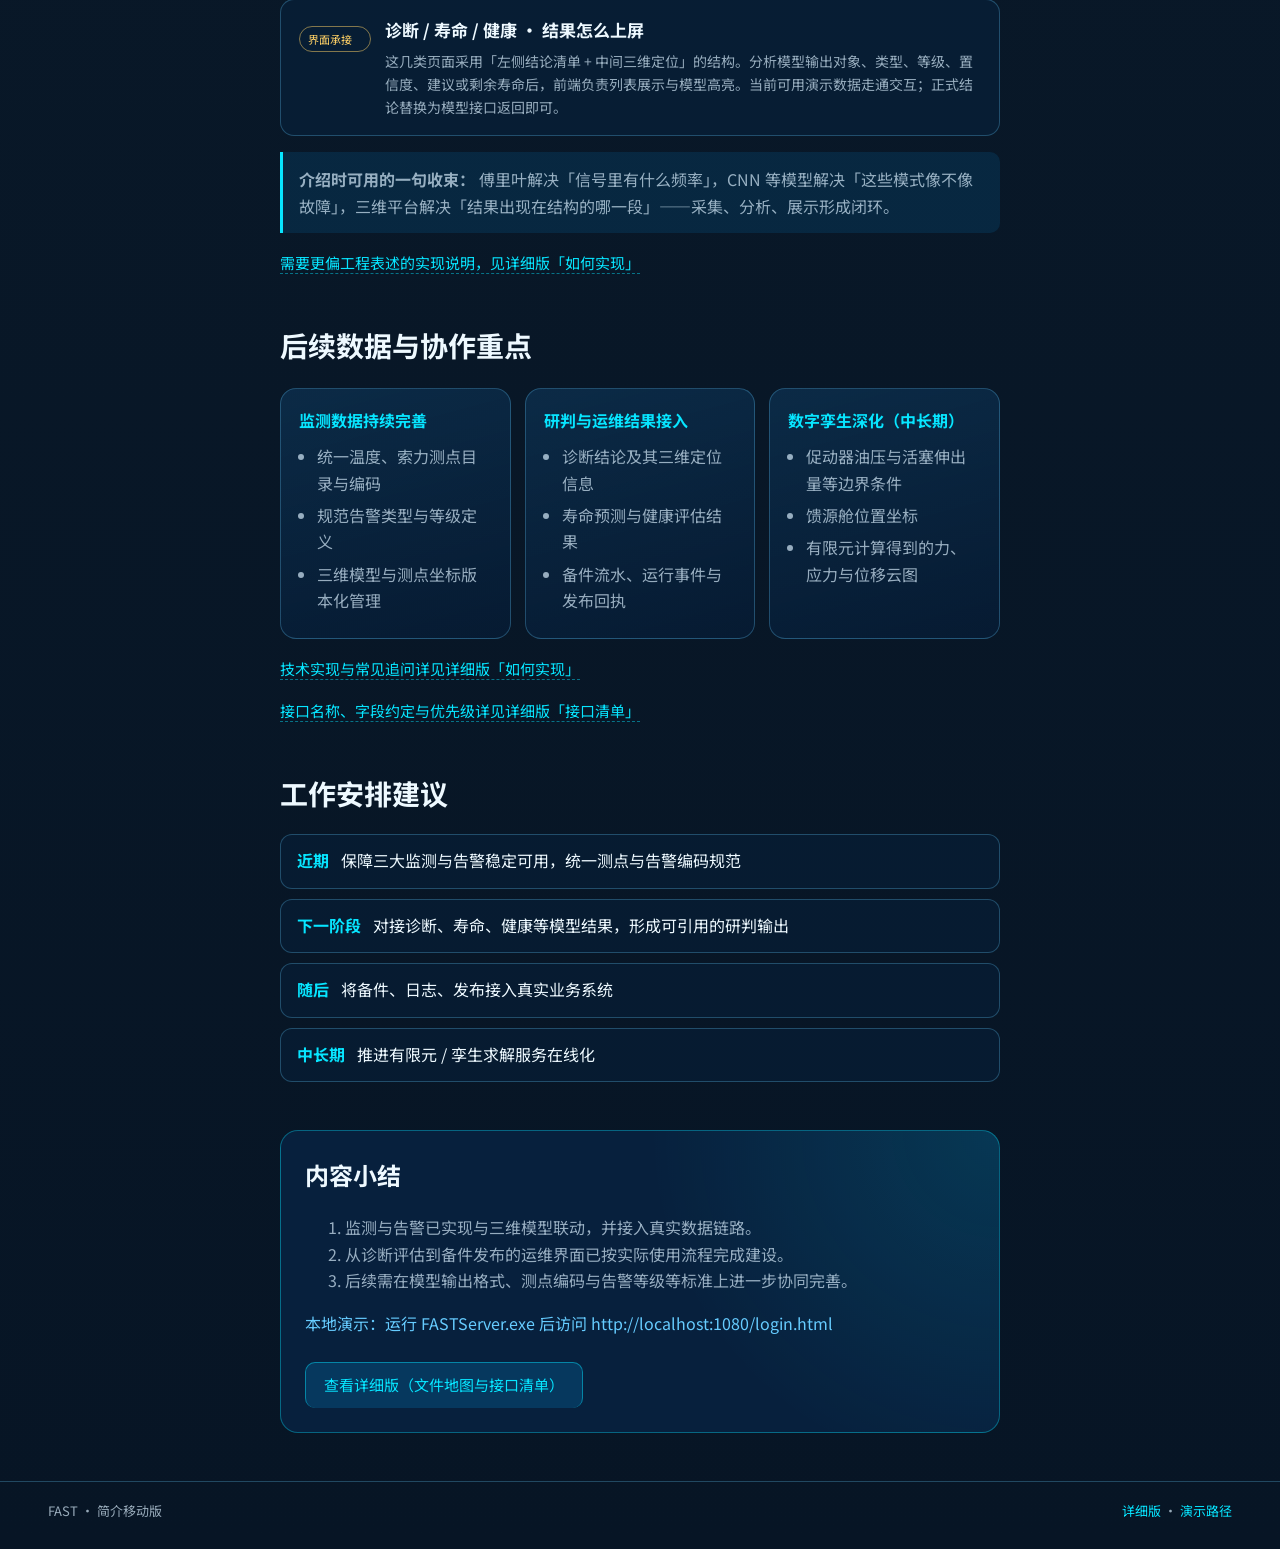
<file: plain.html>
<!DOCTYPE html>
<html lang="zh-CN">
<head>
  <meta charset="UTF-8" />
  <meta name="viewport" content="width=device-width, initial-scale=1" />
  <title>FAST系统 · 简介移动版</title>
  <meta name="description" content="系统简介（移动端友好）：定位、现有能力、后续需求" />
  <link rel="preconnect" href="https://fonts.googleapis.com" />
  <link rel="preconnect" href="https://fonts.gstatic.com" crossorigin />
  <link href="https://fonts.googleapis.com/css2?family=Noto+Sans+SC:wght@400;500;700;900&family=Space+Grotesk:wght@500;700&display=swap" rel="stylesheet" />
  <link rel="stylesheet" href="styles.css" />
</head>
<body class="plain-page">
  <div class="bg-grid" aria-hidden="true"></div>
  <div class="bg-glow" aria-hidden="true"></div>

  <header class="top">
    <div class="brand">
      <span class="brand-mark">FAST</span>
      <span class="brand-text">简介移动版 · 系统概要说明</span>
    </div>
    <div class="version-switch" role="navigation" aria-label="版本切换">
      <a class="vs-btn" href="index.html">详细版</a>
      <a class="vs-btn is-active" href="plain.html">简介移动版</a>
      <a class="vs-btn" href="demo.html">演示路径</a>
    </div>
  </header>

  <main>
    <section class="hero">
      <p class="eyebrow">桂林理工大学 · 广西汉西鸣科技有限责任公司</p>
      <h1>FAST<span>数字孪生及智慧维护系统</span></h1>
      <p class="lead">
        本系统面向 FAST 主动反射面与馈源支撑的运行监测与运维保障，
        将三维展示与九大功能统一到同一门户：日常掌握温度、索力与断丝状态，
        异常时可查阅告警，并为诊断评估、备件保障与信息发布预留完整界面。
      </p>
      <div class="hero-pills">
        <span class="pill real">已接入真实监测 / 告警数据</span>
        <span class="pill demo">评估运维类界面已就绪</span>
        <span class="pill todo">模型与业务接口待对接</span>
      </div>
      <p class="to-detail"><a href="demo.html">打开演示路径（操作 + 讲解词）</a> · <a href="index.html">详细版</a></p>
    </section>

    <section>
      <div class="sec-head">
        <h2>系统概要 · 三点说明</h2>
      </div>
      <div class="plain-steps">
        <article class="plain-card">
          <div class="num">1</div>
          <h3>已具备的核心能力</h3>
          <p>统一登录与门户、温度场 / 索力 / 断丝三维监测大屏，以及告警记录与导出。监测结果可叠加于三维模型，便于直观研判。</p>
        </article>
        <article class="plain-card">
          <div class="num">2</div>
          <h3>已铺设的运维链条</h3>
          <p>故障诊断、寿命预测、健康评估、备品备件、运行日志、信息发布等模块界面与交互已按运维流程完成布局，便于后续接入真实业务结果。</p>
        </article>
        <article class="plain-card">
          <div class="num">3</div>
          <h3>下一阶段的关键需求</h3>
          <p>需要诊断、寿命、健康等模型按统一标准输出结果，并明确测点编码、告警等级等基础规范，以便多方协同对接。</p>
        </article>
      </div>
    </section>

    <section>
      <div class="sec-head">
        <h2>九大功能简述</h2>
        <p>每个模块说明其用途，并标注当前数据成熟度。</p>
      </div>
      <div class="plain-list">
        <div class="plain-row">
          <span class="badge real">真实数据</span>
          <div>
            <h3>运行状态监测</h3>
            <p>用于日常掌握反射面温度分布与索力状态，支持曲线对照、历史回看及数据下载，是系统当前最完整的监测能力。</p>
            <p class="hint">对应页面：温度场监测、索力监测及对比 / 下载相关页</p>
          </div>
        </div>
        <div class="plain-row">
          <span class="badge demo">演示数据</span>
          <div>
            <h3>故障诊断结果</h3>
            <p>以清单形式呈现诊断对象、类型、等级、置信度与处理建议，并可在三维模型上定位。界面形态已定，正式结论待诊断模型接入。</p>
          </div>
        </div>
        <div class="plain-row">
          <span class="badge demo">演示数据</span>
          <div>
            <h3>寿命预测结果</h3>
            <p>展示主索、钢丝绳、促动器等关键资产的剩余寿命、风险等级与变化趋势，为检修安排提供依据。正式数据待寿命模型接入。</p>
          </div>
        </div>
        <div class="plain-row">
          <span class="badge demo">演示数据</span>
          <div>
            <h3>健康状态评估</h3>
            <p>给出综合健康指数，并按子系统分别评分，便于阶段性汇报与问题定位。当前评分为界面示意。</p>
          </div>
        </div>
        <div class="plain-row">
          <span class="badge demo">演示数据</span>
          <div>
            <h3>备品备件管理</h3>
            <p>支持备件台账、安全库存提示及出入库登记，形成运维物资管理入口。当前为演示台账，待对接业务库存系统。</p>
          </div>
        </div>
        <div class="plain-row">
          <span class="badge hub">统一入口</span>
          <div>
            <h3>系统显示平台</h3>
            <p>作为温度场、索力、断丝三块监测大屏的统一入口，便于快速切换不同云图视图。</p>
          </div>
        </div>
        <div class="plain-row">
          <span class="badge real">真实数据</span>
          <div>
            <h3>故障警报展示</h3>
            <p>按状态对索段着色（正常 / 疑似 / 高度疑似 / 干扰），告警明细可与模型对照，并支持下载留存，已接入真实告警流水。</p>
          </div>
        </div>
        <div class="plain-row">
          <span class="badge demo">演示数据</span>
          <div>
            <h3>运行日志生成</h3>
            <p>汇集系统与人员相关事件，支持生成运行日报摘要，便于交接班与归档。事件源待与真实操作及告警汇聚对接。</p>
          </div>
        </div>
        <div class="plain-row">
          <span class="badge demo">演示数据</span>
          <div>
            <h3>信息发布</h3>
            <p>在系统内编辑维护计划与通知通报并完成发布演示，实际推送通道待接入正式业务系统。</p>
          </div>
        </div>
      </div>
    </section>

    <section id="how-plain">
      <div class="sec-head">
        <h2>特色功能是怎么做出来的</h2>
        <p>分两层理解：底层把信号「看明白」，上层把结果「画到天眼三维上」。下面用通俗说法说明关键环节。</p>
      </div>

      <div class="plain-pipeline">
        <div class="pipe-step"><b>① 采集</b><span>温度、索力、振动等传感器持续上报</span></div>
        <div class="pipe-arrow">→</div>
        <div class="pipe-step"><b>② 分析</b><span>傅里叶 / 特征提取 / 智能识别</span></div>
        <div class="pipe-arrow">→</div>
        <div class="pipe-step"><b>③ 入库</b><span>结果写入监测与特征库</span></div>
        <div class="pipe-arrow">→</div>
        <div class="pipe-step"><b>④ 展示</b><span>本系统三维着色、曲线与告警</span></div>
      </div>

      <div class="plain-list" style="margin-top:16px">
        <div class="plain-row">
          <span class="badge hub">监测云图</span>
          <div>
            <h3>温度场 / 索力 · 三维着色怎么来的</h3>
            <p>传感器先把各测点温度、索力采进来，存进数据库。网页打开时，服务端取出同一时刻（或回放时刻）的一串数值，前端按色标涂到反射面三维模型上——偏热偏红、索力偏大也偏红，相当于「把表格变成一张会说话的地图」。</p>
            <p class="hint">旁边的折线、柱状图，是同一批数据按时间或测点排开，方便对照趋势。</p>
          </div>
        </div>

        <div class="plain-row">
          <span class="badge real">信号处理</span>
          <div>
            <h3>傅里叶变换 · 从「一团振动」里拆出频率成分</h3>
            <p>断丝、异常冲击往往藏在振动信号里。时域波形像一团上下跳动的线，人眼很难直接判断。傅里叶变换（含 FFT 快速算法）把信号拆成不同频率的强弱分布——类似把混在一起的声音，分成低音、中音、高音分别看。库中已有振动频谱等特征数据表，为后续判别提供「听得见的频谱画像」。</p>
            <p class="hint">还可结合基频、波长等相关特征，观察索力变化与结构振动是否异常。</p>
          </div>
        </div>

        <div class="plain-row">
          <span class="badge real">智能识别</span>
          <div>
            <h3>CNN 等模型 · 自动辨认「像不像断丝」</h3>
            <p>卷积神经网络（CNN）擅长从图像或频谱图里自动抓取模式：先用大量正常 / 疑似 / 高度疑似样本学习，再对现场新来的频谱或时频特征做分类。通俗理解：不是靠人工一条条盯波形，而是让模型学会「断丝长什么样」，给出等级与置信度，再推送到告警与诊断界面。</p>
            <p class="hint">本平台侧重展示与追溯；模型训练与推理在分析侧完成，结果经接口进入三维色标与告警列表。</p>
          </div>
        </div>

        <div class="plain-row">
          <span class="badge real">断丝预警</span>
          <div>
            <h3>从特征到「绿黄红蓝」四色状态</h3>
            <p>分析侧综合频谱特征与识别结果，形成告警流水（时间、测点、传感器、类型、次数等）。展示页按约定着色：绿正常、黄疑似、红高度疑似、蓝干扰；点列表即可对照模型上的索段位置，实现「结论—位置」一体查看。</p>
          </div>
        </div>

        <div class="plain-row">
          <span class="badge hub">数字孪生</span>
          <div>
            <h3>有限元与边界条件 · 让模型「算得动」</h3>
            <p>更深层的孪生能力：把促动器油压、活塞伸出量、温度场、馈源舱位置等实测值作为边界条件，送入有限元数值模型，计算索力、应力、变形，再以颜色段叠回三维场景。展示系统已具备承载这些云图的能力；在线求解服务可按科研进度逐步接入。</p>
          </div>
        </div>

        <div class="plain-row">
          <span class="badge demo">界面承接</span>
          <div>
            <h3>诊断 / 寿命 / 健康 · 结果怎么上屏</h3>
            <p>这几类页面采用「左侧结论清单 + 中间三维定位」的结构。分析模型输出对象、类型、等级、置信度、建议或剩余寿命后，前端负责列表展示与模型高亮。当前可用演示数据走通交互；正式结论替换为模型接口返回即可。</p>
          </div>
        </div>
      </div>

      <div class="callout" style="margin-top:16px">
        <strong>介绍时可用的一句收束：</strong>
        傅里叶解决「信号里有什么频率」，CNN 等模型解决「这些模式像不像故障」，三维平台解决「结果出现在结构的哪一段」——采集、分析、展示形成闭环。
      </div>
      <p class="to-detail mid"><a href="index.html#how">需要更偏工程表述的实现说明，见详细版「如何实现」</a></p>
    </section>

    <section>
      <div class="sec-head">
        <h2>后续数据与协作重点</h2>
      </div>
      <div class="triple">
        <article class="card">
          <h3>监测数据持续完善</h3>
          <ul>
            <li>统一温度、索力测点目录与编码</li>
            <li>规范告警类型与等级定义</li>
            <li>三维模型与测点坐标版本化管理</li>
          </ul>
        </article>
        <article class="card">
          <h3>研判与运维结果接入</h3>
          <ul>
            <li>诊断结论及其三维定位信息</li>
            <li>寿命预测与健康评估结果</li>
            <li>备件流水、运行事件与发布回执</li>
          </ul>
        </article>
        <article class="card">
          <h3>数字孪生深化（中长期）</h3>
          <ul>
            <li>促动器油压与活塞伸出量等边界条件</li>
            <li>馈源舱位置坐标</li>
            <li>有限元计算得到的力、应力与位移云图</li>
          </ul>
        </article>
      </div>
      <p class="to-detail mid"><a href="index.html#how">技术实现与常见追问详见详细版「如何实现」</a></p>
      <p class="to-detail mid"><a href="index.html#api">接口名称、字段约定与优先级详见详细版「接口清单」</a></p>
    </section>

    <section>
      <div class="sec-head">
        <h2>工作安排建议</h2>
      </div>
      <ol class="prio">
        <li><b>近期</b> 保障三大监测与告警稳定可用，统一测点与告警编码规范</li>
        <li><b>下一阶段</b> 对接诊断、寿命、健康等模型结果，形成可引用的研判输出</li>
        <li><b>随后</b> 将备件、日志、发布接入真实业务系统</li>
        <li><b>中长期</b> 推进有限元 / 孪生求解服务在线化</li>
      </ol>
    </section>

    <section class="closing">
      <h2>内容小结</h2>
      <ol>
        <li>监测与告警已实现与三维模型联动，并接入真实数据链路。</li>
        <li>从诊断评估到备件发布的运维界面已按实际使用流程完成建设。</li>
        <li>后续需在模型输出格式、测点编码与告警等级等标准上进一步协同完善。</li>
      </ol>
      <p class="foot-note">本地演示：运行 FASTServer.exe 后访问 http://localhost:1080/login.html</p>
      <p class="to-detail"><a class="big-link" href="index.html">查看详细版（文件地图与接口清单）</a></p>
    </section>
  </main>

  <footer class="site-foot">
    <span>FAST · 简介移动版</span>
    <span>
      <a href="index.html">详细版</a>
      ·
      <a href="demo.html">演示路径</a>
    </span>
  </footer>
</body>
</html>
</file>
<file: styles.css>
:root {
  --bg: #06101c;
  --bg-2: #0a1a2a;
  --panel: rgba(10, 36, 64, 0.72);
  --line: rgba(102, 204, 255, 0.28);
  --cyan: #07e5ff;
  --cyan-dim: #66ccff;
  --title: #eef9ff;
  --muted: rgba(220, 240, 255, 0.68);
  --real: #2ee59d;
  --demo: #ffd166;
  --todo: #6ec8ff;
  --warn: #ff9f43;
  --radius: 16px;
  --font: "Noto Sans SC", "Microsoft YaHei", sans-serif;
  --display: "Space Grotesk", "Noto Sans SC", sans-serif;
}

* { box-sizing: border-box; }
html { scroll-behavior: smooth; }
body {
  margin: 0;
  min-height: 100vh;
  color: var(--title);
  font-family: var(--font);
  background:
    radial-gradient(1200px 600px at 10% -10%, rgba(0, 140, 200, 0.28), transparent 55%),
    radial-gradient(900px 500px at 90% 10%, rgba(7, 229, 255, 0.12), transparent 50%),
    linear-gradient(180deg, #040b14 0%, var(--bg-2) 40%, #071525 100%);
  line-height: 1.65;
}

.bg-grid {
  position: fixed;
  inset: 0;
  pointer-events: none;
  background-image:
    linear-gradient(rgba(102, 204, 255, 0.05) 1px, transparent 1px),
    linear-gradient(90deg, rgba(102, 204, 255, 0.05) 1px, transparent 1px);
  background-size: 48px 48px;
  mask-image: radial-gradient(ellipse at center, black 30%, transparent 75%);
  z-index: 0;
}
.bg-glow {
  position: fixed;
  width: 420px;
  height: 420px;
  right: -80px;
  top: 120px;
  border-radius: 50%;
  background: radial-gradient(circle, rgba(7, 229, 255, 0.16), transparent 68%);
  filter: blur(8px);
  pointer-events: none;
  z-index: 0;
}

.top, main, .site-foot { position: relative; z-index: 1; }

.top {
  display: flex;
  align-items: center;
  justify-content: space-between;
  gap: 16px;
  padding: 14px clamp(16px, 4vw, 48px);
  border-bottom: 1px solid var(--line);
  background: rgba(4, 12, 24, 0.72);
  backdrop-filter: blur(10px);
  position: sticky;
  top: 0;
  z-index: 20;
}
.top-right {
  display: flex;
  flex-direction: column;
  align-items: flex-end;
  gap: 8px;
}
.version-switch {
  display: inline-flex;
  padding: 3px;
  border-radius: 999px;
  border: 1px solid var(--line);
  background: rgba(5, 28, 52, 0.9);
}
.vs-btn {
  text-decoration: none;
  color: var(--muted);
  font-size: 13px;
  padding: 6px 14px;
  border-radius: 999px;
  transition: background 0.15s, color 0.15s;
}
.vs-btn:hover { color: #fff; }
.vs-btn.is-active {
  color: #06101c;
  background: linear-gradient(135deg, #07e5ff, #3aa0ff);
  font-weight: 700;
}
.to-detail {
  margin: 14px 0 0;
  font-size: 15px;
}
.to-detail.mid { margin: 18px 0 0; }
.to-detail a {
  color: var(--cyan);
  text-decoration: none;
  border-bottom: 1px dashed rgba(7, 229, 255, 0.45);
}
.to-detail a:hover { color: #fff; border-bottom-color: #fff; }
.to-detail .big-link {
  display: inline-block;
  margin-top: 12px;
  padding: 10px 18px;
  border-radius: 10px;
  border: 1px solid rgba(7, 229, 255, 0.45);
  background: rgba(7, 118, 181, 0.28);
  border-bottom: none;
}
.site-foot a {
  color: var(--cyan);
  text-decoration: none;
}
.site-foot a:hover { color: #fff; }

/* 简介移动版专属 */
body.plain-page main {
  width: min(720px, calc(100% - 28px));
  padding-bottom: 48px;
}
body.demo-page main {
  width: min(980px, calc(100% - 28px));
}
.version-switch .vs-btn {
  white-space: nowrap;
}
body.plain-page .hero h1 {
  font-size: clamp(28px, 8vw, 42px);
}
body.plain-page .lead {
  font-size: 15px;
}
body.plain-page .top-nav { display: none; }
.plain-steps {
  display: grid;
  grid-template-columns: repeat(3, minmax(0, 1fr));
  gap: 14px;
  margin-top: 18px;
}
.plain-card {
  padding: 20px;
  border-radius: var(--radius);
  border: 1px solid var(--line);
  background: linear-gradient(165deg, rgba(18, 90, 150, 0.4), rgba(6, 28, 54, 0.75));
}
.plain-card .num {
  width: 36px;
  height: 36px;
  border-radius: 50%;
  display: grid;
  place-items: center;
  font-family: var(--display);
  font-weight: 700;
  color: #06101c;
  background: var(--cyan);
  margin-bottom: 12px;
}
.plain-card h3 { margin: 0 0 8px; font-size: 18px; }
.plain-card p { margin: 0; color: var(--muted); font-size: 14px; }

.plain-list {
  display: grid;
  gap: 12px;
  margin-top: 18px;
}
.plain-row {
  display: grid;
  grid-template-columns: 72px 1fr;
  gap: 14px;
  align-items: start;
  padding: 16px 18px;
  border-radius: 14px;
  border: 1px solid var(--line);
  background: rgba(8, 32, 58, 0.72);
}
.plain-row h3 { margin: 0 0 6px; font-size: 17px; }
.plain-row p { margin: 0; color: var(--muted); font-size: 14px; }
.plain-row .hint {
  margin-top: 8px !important;
  font-size: 12px !important;
  color: #9fdfff !important;
}
.plain-flow {
  margin: 16px 0 0;
  padding: 0;
  list-style: none;
  counter-reset: step;
  display: grid;
  gap: 10px;
}
.plain-flow li {
  position: relative;
  padding: 14px 16px 14px 56px;
  border-radius: 12px;
  border: 1px solid var(--line);
  background: rgba(8, 32, 58, 0.65);
  color: var(--muted);
}
.plain-flow li::before {
  counter-increment: step;
  content: counter(step);
  position: absolute;
  left: 14px;
  top: 50%;
  transform: translateY(-50%);
  width: 28px;
  height: 28px;
  border-radius: 50%;
  display: grid;
  place-items: center;
  background: rgba(7, 229, 255, 0.2);
  color: var(--cyan);
  font-family: var(--display);
  font-weight: 700;
  font-size: 13px;
}
.plain-flow b { color: #fff; }
.plain-flow em { color: var(--demo); font-style: normal; }

.plain-pipeline {
  display: flex;
  flex-wrap: wrap;
  align-items: stretch;
  gap: 8px;
  margin-top: 16px;
}
.pipe-step {
  flex: 1 1 120px;
  min-width: 110px;
  padding: 12px;
  border-radius: 12px;
  border: 1px solid var(--line);
  background: rgba(8, 32, 58, 0.8);
  display: flex;
  flex-direction: column;
  gap: 6px;
}
.pipe-step b { color: var(--cyan); font-size: 14px; }
.pipe-step span { color: var(--muted); font-size: 12px; line-height: 1.45; }
.pipe-arrow {
  align-self: center;
  color: var(--cyan);
  font-family: var(--display);
  font-weight: 700;
}

.demo-toc {
  display: flex;
  flex-wrap: wrap;
  gap: 8px;
  margin: 14px 0 8px;
}
.demo-toc a {
  text-decoration: none;
  color: var(--cyan-dim);
  font-size: 12px;
  padding: 4px 10px;
  border-radius: 999px;
  border: 1px solid var(--line);
  background: rgba(5, 28, 52, 0.75);
}
.demo-toc a:hover { color: #fff; border-color: var(--cyan); }

.demo-step {
  display: grid;
  grid-template-columns: 1fr 1.15fr;
  gap: 12px;
  margin-top: 14px;
  padding: 14px;
  border-radius: 16px;
  border: 1px solid var(--line);
  background: rgba(8, 32, 58, 0.72);
  scroll-margin-top: 80px;
}
.demo-do, .demo-say {
  padding: 12px 14px;
  border-radius: 12px;
}
.demo-do {
  background: rgba(7, 118, 181, 0.16);
  border: 1px solid rgba(102, 204, 255, 0.22);
}
.demo-say {
  background: rgba(244, 233, 37, 0.06);
  border: 1px solid rgba(255, 209, 102, 0.28);
}
.demo-head {
  display: flex;
  gap: 12px;
  align-items: flex-start;
  margin-bottom: 10px;
}
.step-no {
  flex: 0 0 auto;
  font-family: var(--display);
  font-weight: 700;
  font-size: 18px;
  color: #06101c;
  background: var(--cyan);
  border-radius: 10px;
  padding: 4px 8px;
  line-height: 1.2;
}
.demo-head h3 { margin: 0; font-size: 16px; }
.demo-time {
  display: inline-block;
  margin-top: 4px;
  font-size: 12px;
  color: var(--cyan-dim);
}
.do-label, .say-label {
  margin: 0 0 8px;
  font-size: 12px;
  letter-spacing: 0.12em;
  font-weight: 700;
}
.do-label { color: var(--cyan); }
.say-label { color: var(--demo); }
.demo-do ul {
  margin: 0;
  padding-left: 18px;
  color: var(--muted);
  font-size: 13px;
}
.demo-do li { margin: 6px 0; }
.demo-say p:last-child {
  margin: 0;
  color: rgba(255, 250, 230, 0.9);
  font-size: 13.5px;
  line-height: 1.7;
}

@media (max-width: 720px) {
  .demo-step { grid-template-columns: 1fr; }
}

@media (max-width: 960px) {
  .plain-steps { grid-template-columns: 1fr; }
  .plain-row { grid-template-columns: 1fr; }
  .top-right { align-items: flex-start; width: 100%; }
}
.brand { display: flex; align-items: baseline; gap: 12px; flex-wrap: wrap; }
.brand-mark {
  font-family: var(--display);
  font-weight: 700;
  letter-spacing: 0.08em;
  color: #06101c;
  background: linear-gradient(135deg, #07e5ff, #3aa0ff);
  padding: 4px 10px;
  border-radius: 8px;
}
.brand-text { color: var(--muted); font-size: 14px; }
.top-nav { display: flex; flex-wrap: wrap; gap: 8px 14px; }
.top-nav a {
  color: var(--cyan-dim);
  text-decoration: none;
  font-size: 14px;
  padding: 4px 0;
  border-bottom: 1px solid transparent;
}
.top-nav a:hover { color: #fff; border-bottom-color: var(--cyan); }

main {
  width: min(1120px, calc(100% - 32px));
  margin: 0 auto;
  padding: 28px 0 64px;
}

.hero {
  padding: 36px 0 20px;
  animation: rise 0.55s ease-out;
}
.eyebrow {
  margin: 0 0 12px;
  color: var(--cyan);
  letter-spacing: 0.14em;
  font-size: 13px;
}
.hero h1 {
  margin: 0;
  font-family: var(--display);
  font-size: clamp(34px, 6vw, 56px);
  line-height: 1.12;
  font-weight: 700;
}
.hero h1 span {
  display: block;
  color: var(--cyan);
  text-shadow: 0 0 28px rgba(7, 229, 255, 0.28);
}
.lead {
  margin: 16px 0 0;
  max-width: 42em;
  color: var(--muted);
  font-size: 17px;
}
.hero-pills { display: flex; flex-wrap: wrap; gap: 8px; margin-top: 18px; }
.pill {
  font-size: 12px;
  padding: 6px 12px;
  border-radius: 999px;
  border: 1px solid;
}
.pill.real { color: var(--real); border-color: rgba(46, 229, 157, 0.45); background: rgba(46, 229, 157, 0.1); }
.pill.demo { color: var(--demo); border-color: rgba(255, 209, 102, 0.45); background: rgba(255, 209, 102, 0.1); }
.pill.todo { color: var(--todo); border-color: rgba(110, 200, 255, 0.45); background: rgba(110, 200, 255, 0.1); }

.stat-row {
  display: grid;
  grid-template-columns: repeat(4, minmax(0, 1fr));
  gap: 12px;
  margin-top: 28px;
}
.stat {
  padding: 16px 18px;
  border-radius: var(--radius);
  border: 1px solid var(--line);
  background: linear-gradient(160deg, rgba(20, 90, 150, 0.4), rgba(6, 28, 54, 0.7));
}
.stat b {
  display: block;
  font-family: var(--display);
  font-size: 24px;
  color: var(--cyan);
}
.stat span { color: var(--muted); font-size: 13px; }

section { margin-top: 48px; scroll-margin-top: 76px; }
.sec-head h2 {
  margin: 0;
  font-size: 28px;
  font-family: var(--display);
}
.sec-head p { margin: 8px 0 0; color: var(--muted); max-width: 52em; }
.sub { margin: 24px 0 12px; color: var(--cyan-dim); font-size: 16px; }

.module-grid {
  display: grid;
  grid-template-columns: repeat(3, minmax(0, 1fr));
  gap: 14px;
  margin-top: 20px;
}
.mod {
  display: block;
  text-decoration: none;
  color: inherit;
  padding: 16px;
  border-radius: var(--radius);
  border: 1px solid var(--line);
  background: var(--panel);
  transition: transform 0.18s, border-color 0.18s, box-shadow 0.18s;
  min-height: 150px;
}
.mod:hover {
  transform: translateY(-3px);
  border-color: rgba(7, 229, 255, 0.55);
  box-shadow: 0 14px 30px rgba(0, 0, 0, 0.28);
}
.mod .idx {
  font-family: var(--display);
  font-size: 12px;
  letter-spacing: 0.12em;
  color: var(--cyan);
}
.mod h3 { margin: 8px 0 6px; font-size: 18px; }
.mod p { margin: 0; color: var(--muted); font-size: 13px; }
.mod .path {
  margin-top: 12px;
  font-size: 12px;
  color: #9fdfff;
  word-break: break-all;
}
.badge {
  display: inline-block;
  margin-top: 10px;
  font-size: 11px;
  padding: 3px 8px;
  border-radius: 999px;
  border: 1px solid;
}
.badge.real { color: var(--real); border-color: rgba(46, 229, 157, 0.5); }
.badge.demo { color: var(--demo); border-color: rgba(255, 209, 102, 0.5); }
.badge.hub { color: var(--todo); border-color: rgba(110, 200, 255, 0.5); }

.table-wrap, .file-table-wrap {
  margin-top: 16px;
  overflow: auto;
  border: 1px solid var(--line);
  border-radius: 14px;
  background: rgba(5, 24, 46, 0.65);
}
table { width: 100%; border-collapse: collapse; font-size: 14px; }
th, td {
  padding: 12px 14px;
  text-align: left;
  border-bottom: 1px solid rgba(102, 204, 255, 0.14);
  vertical-align: top;
}
th { color: var(--cyan-dim); font-weight: 600; white-space: nowrap; }
tr:last-child td { border-bottom: none; }
code {
  font-family: ui-monospace, Consolas, monospace;
  font-size: 0.92em;
  color: #b8f4ff;
  background: rgba(7, 229, 255, 0.08);
  padding: 1px 6px;
  border-radius: 4px;
}
.tag {
  display: inline-block;
  padding: 2px 8px;
  border-radius: 999px;
  font-size: 12px;
  border: 1px solid;
}
.tag.real { color: var(--real); border-color: rgba(46,229,157,.45); }
.tag.warn { color: var(--warn); border-color: rgba(255,159,67,.45); }
.tag.demo { color: var(--demo); border-color: rgba(255,209,102,.45); }

.folder-block { margin-top: 22px; }
.folder-block h3 {
  margin: 0 0 8px;
  font-size: 17px;
  color: #daf9ff;
}

.triple {
  display: grid;
  grid-template-columns: repeat(3, minmax(0, 1fr));
  gap: 14px;
  margin-top: 18px;
}
.card {
  padding: 18px;
  border-radius: var(--radius);
  border: 1px solid var(--line);
  background: linear-gradient(165deg, rgba(18, 80, 130, 0.35), rgba(6, 28, 54, 0.75));
}
.card h3 { margin: 0 0 10px; font-size: 16px; color: var(--cyan); }
.card ul { margin: 0; padding-left: 18px; color: var(--muted); }
.card li { margin: 6px 0; }

.api-grid {
  display: grid;
  grid-template-columns: repeat(2, minmax(0, 1fr));
  gap: 12px;
}
.api-item {
  padding: 14px 16px;
  border-radius: 12px;
  border: 1px solid var(--line);
  background: rgba(8, 32, 58, 0.75);
}
.api-item h4 { margin: 0 0 6px; font-size: 15px; }
.api-item code { display: inline-block; margin: 2px 0; }
.api-item p { margin: 8px 0 0; color: var(--muted); font-size: 13px; }

.callout {
  margin-top: 18px;
  padding: 14px 16px;
  border-left: 3px solid var(--cyan);
  border-radius: 0 10px 10px 0;
  background: rgba(7, 118, 181, 0.18);
  color: var(--muted);
}

.arch-box {
  margin-top: 18px;
  padding: 18px 20px;
  border-radius: var(--radius);
  border: 1px solid rgba(7, 229, 255, 0.35);
  background:
    radial-gradient(circle at 0% 0%, rgba(7, 229, 255, 0.12), transparent 50%),
    rgba(8, 36, 68, 0.75);
}
.arch-box h3 { margin: 0 0 8px; color: var(--cyan); font-size: 16px; }
.arch-box > p { margin: 0; color: var(--muted); }
.arch-flow {
  display: flex;
  flex-wrap: wrap;
  gap: 8px;
  align-items: center;
  margin-top: 14px;
}
.arch-flow > span:not(.arrow) {
  padding: 8px 12px;
  border-radius: 10px;
  border: 1px solid var(--line);
  background: rgba(5, 28, 52, 0.9);
  font-size: 13px;
}
.arch-flow .arrow { color: var(--cyan); font-family: var(--display); }

.howto-grid {
  display: grid;
  grid-template-columns: repeat(2, minmax(0, 1fr));
  gap: 14px;
  margin-top: 16px;
}
.howto-card {
  padding: 16px 18px;
  border-radius: var(--radius);
  border: 1px solid var(--line);
  background: rgba(8, 32, 58, 0.75);
}
.howto-card h3 { margin: 0 0 10px; font-size: 16px; }
.howto-card p { margin: 0 0 8px; color: var(--muted); font-size: 13.5px; }
.howto-card p:last-child { margin-bottom: 0; }
.howto-card .q {
  margin-top: 10px;
  padding-top: 10px;
  border-top: 1px dashed rgba(102, 204, 255, 0.22);
  color: rgba(220, 240, 255, 0.78);
}
.howto-card b { color: #daf9ff; }

.qa-block {
  margin-top: 20px;
  padding: 16px 18px;
  border-radius: var(--radius);
  border: 1px solid var(--line);
  background: rgba(5, 24, 46, 0.7);
}
.qa-block h3 { margin: 0 0 12px; font-size: 16px; color: var(--cyan-dim); }
.qa-block details {
  border-bottom: 1px solid rgba(102, 204, 255, 0.12);
  padding: 10px 0;
}
.qa-block details:last-child { border-bottom: none; }
.qa-block summary {
  cursor: pointer;
  color: #eef9ff;
  font-weight: 600;
  list-style: none;
}
.qa-block summary::-webkit-details-marker { display: none; }
.qa-block summary::before {
  content: "+ ";
  color: var(--cyan);
  font-family: var(--display);
}
.qa-block details[open] summary::before { content: "− "; }
.qa-block details p {
  margin: 8px 0 4px;
  color: var(--muted);
  font-size: 14px;
  padding-left: 18px;
}

@media (max-width: 960px) {
  .howto-grid { grid-template-columns: 1fr; }
}

.prio {
  margin: 16px 0 0;
  padding: 0;
  list-style: none;
  display: grid;
  gap: 10px;
}
.prio li {
  padding: 12px 16px;
  border-radius: 12px;
  border: 1px solid var(--line);
  background: rgba(8, 32, 58, 0.6);
}
.prio b { color: var(--cyan); margin-right: 8px; font-family: var(--display); }

.closing {
  margin-top: 48px;
  padding: 24px;
  border-radius: 18px;
  border: 1px solid rgba(7, 229, 255, 0.35);
  background:
    radial-gradient(circle at 100% 0%, rgba(7, 229, 255, 0.12), transparent 45%),
    rgba(8, 36, 68, 0.8);
}
.closing h2 { margin-top: 0; }
.closing ol { color: var(--muted); }
.foot-note { color: var(--cyan-dim); margin-bottom: 0; }

.site-foot {
  display: flex;
  justify-content: space-between;
  gap: 12px;
  flex-wrap: wrap;
  padding: 18px clamp(16px, 4vw, 48px) 28px;
  border-top: 1px solid var(--line);
  color: var(--muted);
  font-size: 13px;
}

@keyframes rise {
  from { opacity: 0; transform: translateY(12px); }
  to { opacity: 1; transform: translateY(0); }
}

@media (max-width: 960px) {
  .module-grid, .triple, .stat-row, .api-grid { grid-template-columns: 1fr 1fr; }
  .top { flex-direction: column; align-items: flex-start; }
}
@media (max-width: 640px) {
  .module-grid, .triple, .stat-row, .api-grid { grid-template-columns: 1fr; }
}
</file>
